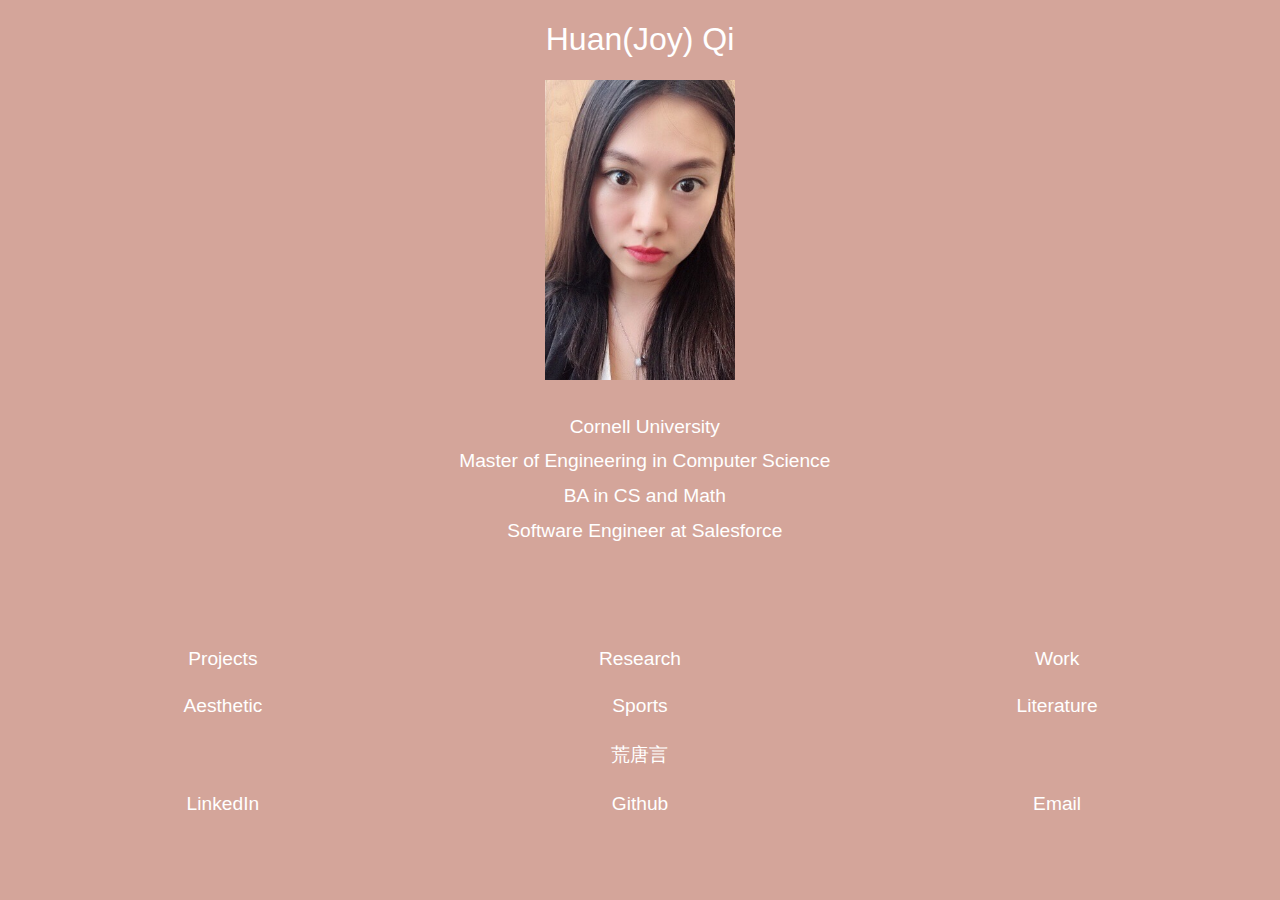
<file: index.html>
<!DOCTYPE html>
<html lang="en">
    <head>
        <meta charset="UTF-8">
        <title>Huan Qi</title>
        <link href="styles/v1.css" type="text/css" rel="stylesheet" />
        <link rel="stylesheet" href="https://pro.fontawesome.com/releases/v5.7.1/css/all.css" integrity="sha384-6jHF7Z3XI3fF4XZixAuSu0gGKrXwoX/w3uFPxC56OtjChio7wtTGJWRW53Nhx6Ev" crossorigin="anonymous">
    </head>
    
    <body>
    <h1> Huan(Joy) Qi</h1>
    <div class="images">
         <img src="images/huan.JPG" alt="Joy" style="width:190px;height:300px;">
    </div>

    <div class="main">
        <div class="has-icon"> <i class="fas fa-university"></i> &ensp;Cornell University </div>
        <div class="has-icon"> <i class="far fa-user-graduate"></i> &ensp;Master of Engineering in Computer Science </div>
        <div class="has-icon"> <i class="far fa-graduation-cap"></i> &ensp;BA in CS and Math </div>
        <div class = "has-icon"> <i class="far fa-file-user"></i> &ensp;Software Engineer at Salesforce </a> </div>
    </div>

    <div class="row">
      <div class="column"> <i class="far fa-laptop-code"></i>  <a href="projects.html"> Projects</a> </div>
      <div class="column"> <i class="far fa-search-minus"></i> <a href="researches.html"> Research</a> </div>
      <div class="column"> <i class="far fa-briefcase"></i> <a href="work.html"> Work</a> </div>
    </div>

    <div class="row">
      <div class="column"> <i class="far fa-palette"></i> <a href="aesthetic.html">Aesthetic</a> </div>
      <div class="column"> <i class="fas fa-shuttlecock"></i> <a href="sports.html"> Sports </a> </div>
      <div class="column"> <i class="far fa-books"></i> <a href="literature.html">Literature </a> </div>
    </div>

    <div class="row">
      <div class="column"> <i class="fa-solid fa-face-grin-squint-tears"></i> <a href="blogs.html"> 荒唐言 </a> </div>
    </div>

    <div class="row">
      <div class="column"> <a href="https://www.linkedin.com/in/joy-qi-345913110/" target="_blank"><i class="fab fa-linkedin"></i> LinkedIn </a> </div>
      <div class="column"> <a href="https://github.com/joyhuan" target="_blank"><i class="fab fa-github"></i> Github</a> </div>
      <div class="column"> <a href="mailto:hq38@cornell.edu"><i class="far fa-envelope"></i> Email </a> </div>
    </div>

    </body>
</html>
</file>
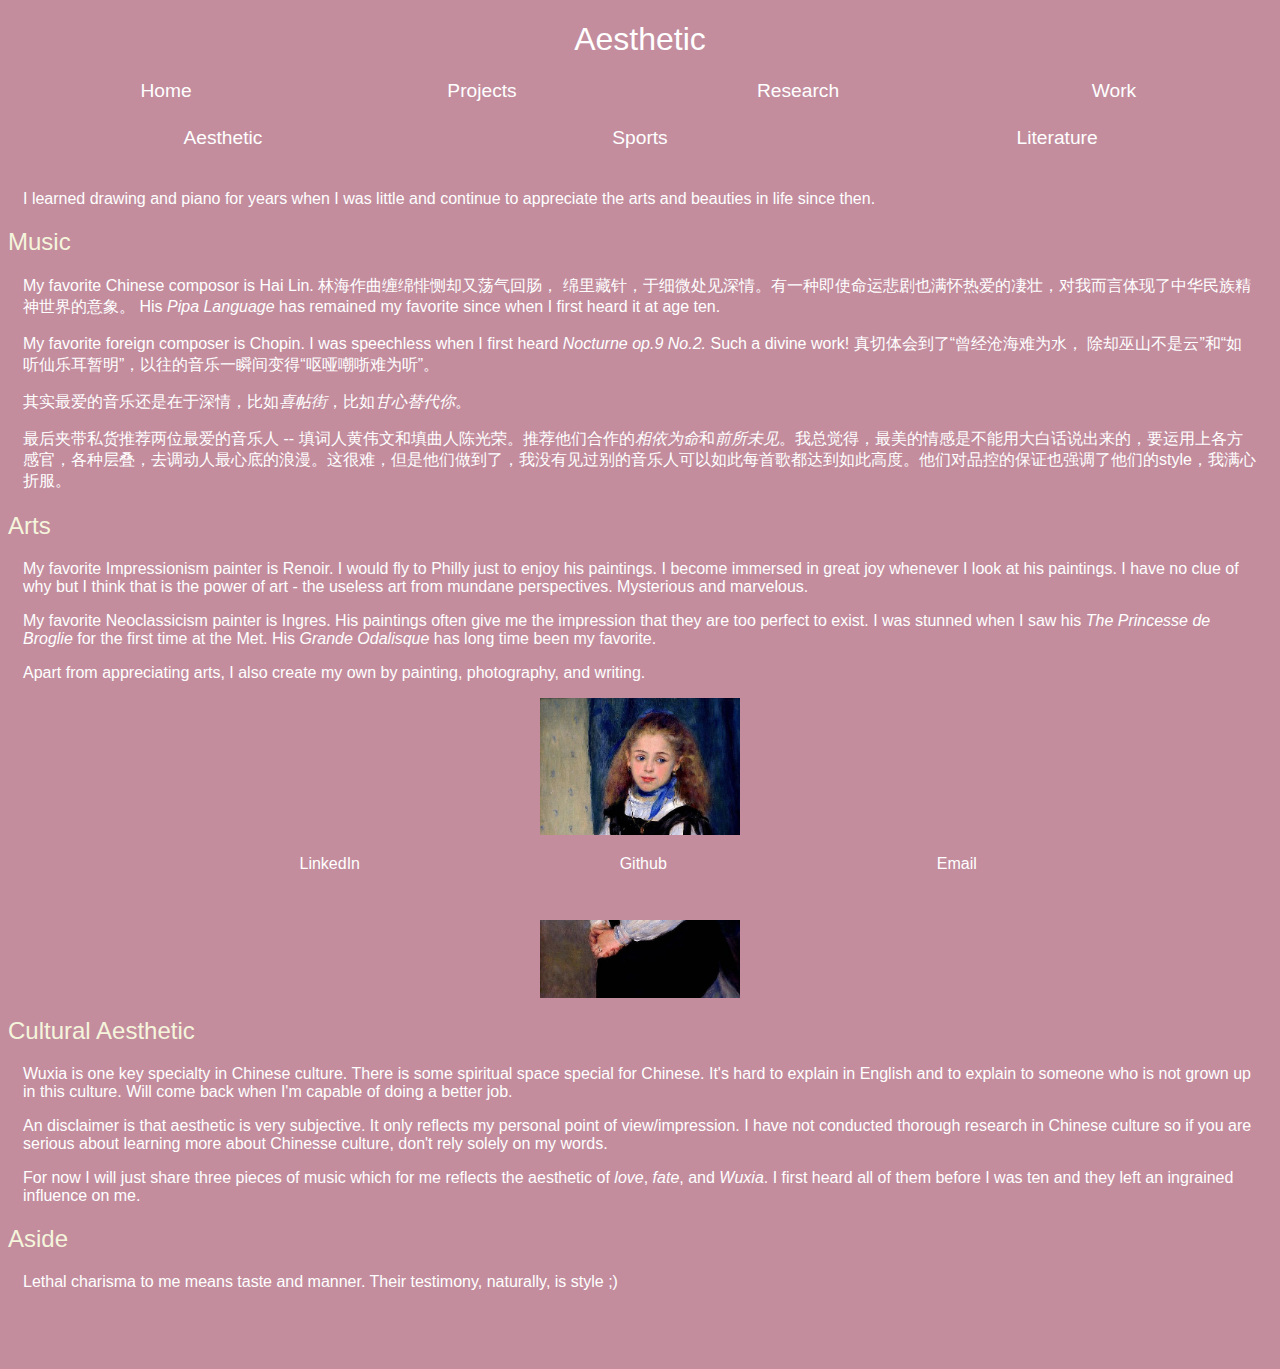
<file: aesthetic.html>
<!DOCTYPE html>
<html lang="en" class = "aesthetic">
    <head>
        <meta charset="UTF-8">
        <title> Aesthetic </title>
        <link href="styles/v2.css" type="text/css" rel="stylesheet" />
        <link rel="stylesheet" href="https://pro.fontawesome.com/releases/v5.7.1/css/all.css" integrity="sha384-6jHF7Z3XI3fF4XZixAuSu0gGKrXwoX/w3uFPxC56OtjChio7wtTGJWRW53Nhx6Ev" crossorigin="anonymous">
    </head>
    
    <body class="aesthetic">
        <h1> Aesthetic </h1>
        <div class="row">
          <div class="column1"><i class="fas fa-home"></i> <a href="index.html">Home</a></div>
          <div class="column1"> <i class="far fa-laptop-code"></i> <a href="projects.html">Projects</a> </div>
          <div class="column1"> <i class="far fa-search-minus"></i> <a href="researches.html">Research</a> </div>
          <div class="column1"> <i class="far fa-briefcase"></i> <a href="work.html">Work</a> </div>
        </div>

        <div class="row">
          <div class="column"> <a href="aesthetic.html"><i class="far fa-palette"></i> Aesthetic </a> </div>
          <div class="column"> <a href="sports.html"><i class="fas fa-shuttlecock"></i> Sports </a> </div>
          <div class="column"> <a href="literature.html"><i class="far fa-books"></i> Literature </a> </div>
        </div>

        <p> I learned drawing and piano for years when I was little and continue to
            appreciate the arts and beauties in life since then. </p>

        <h2> Music </h2>
        <p> My favorite Chinese composor is Hai Lin. 林海作曲缠绵悱恻却又荡气回肠，
            绵里藏针，于细微处见深情。有一种即使命运悲剧也满怀热爱的凄壮，对我而言体现了中华民族精神世界的意象。
            His <i><a href="https://www.youtube.com/watch?v=B9kgwDB-yRs" target="_blank">
            Pipa Language</a></i> has remained my favorite since when I first heard it at age ten.</p>
        <p> My favorite foreign composer is Chopin. I was speechless when I
        first heard <a href="https://www.youtube.com/watch?v=9E6b3swbnWg" target="_blank">
        <i>Nocturne op.9 No.2.</i> </a>  Such a divine work! 真切体会到了“曾经沧海难为水，
        除却巫山不是云”和“如听仙乐耳暂明”，以往的音乐一瞬间变得“呕哑嘲哳难为听”。 </p>
        <p> 其实最爱的音乐还是在于深情，比如<a href="https://www.youtube.com/watch?v=YNLl43QKvvc" target="_blank"><i>喜帖街</i></a>，比如<a href="https://www.youtube.com/watch?v=7JTO0Nao8EM" target="_blank"><i>甘心替代你</i></a>。</p>
        <p>最后夹带私货推荐两位最爱的音乐人 -- 填词人黄伟文和填曲人陈光荣。推荐他们合作的<a href="https://www.bilibili.com/video/BV1dx411k7mq/?spm_id_from=333.788.recommend_more_video.0"><i>相依为命</i></a>和<a href="https://www.youtube.com/watch?v=tJjD781Ge9Q"><i>前所未见</i></a>。我总觉得，最美的情感是不能用大白话说出来的，要运用上各方感官，各种层叠，去调动人最心底的浪漫。这很难，但是他们做到了，我没有见过别的音乐人可以如此每首歌都达到如此高度。他们对品控的保证也强调了他们的style，我满心折服。</p>

        <h2> Arts </h2>
        <p> My favorite Impressionism painter is Renoir. I would fly to Philly just
            to enjoy his paintings. I become immersed in great joy whenever I look
            at his paintings. I have no clue of why but I think that is the power
            of art - the useless art from mundane perspectives. Mysterious and marvelous. </p>
        <p> My favorite Neoclassicism painter is Ingres. His paintings often give me
            the impression that they are too perfect to exist. I was stunned when I
            saw his
            <a href="https://www.metmuseum.org/art/collection/search/459106" target="_blank"><i>The Princesse de Broglie</i></a>
            for the first time at the Met.
            His <a href="https://www.louvre.fr/en/oeuvre-notices/une-odalisque" target="_blank"><i>Grande Odalisque</i></a>
            has long time been my favorite. </p>
        <p> Apart from appreciating arts, I also create my own by painting,
            photography, and writing. </p>
        <!-- <p> If you are intersted in my portfolio, check out my
            <a href="https://www.instagram.com/joylovesshiba/?hl=en" target="_blank">
                <i class="fab fa-instagram"></i>Instagram</a> </p> -->

        <div class="images">
             <img src="images/Renoir.jpg" alt="Renoir" style="width:200px;height:300px;">
        </div>

        <h2> Cultural Aesthetic </h2>
        <p> Wuxia is one key specialty in Chinese culture. There is some spiritual
        space special for Chinese. It's hard to explain in English and to explain
        to someone who is not grown up in this culture. Will come back when I'm
        capable of doing a better job. </p>
        <p> An disclaimer is that aesthetic is very subjective. It only reflects
            my personal point of view/impression. I have not conducted thorough
            research in Chinese culture so if you are serious about learning more
            about Chinesse culture, don't rely solely on my words.
        </p>
        <p> For now I will just share three pieces of music which for me reflects
            the aesthetic of
            <a href="https://www.youtube.com/watch?v=Xx0smpHoK5k" target="_blank"><i>love</i></a>,
            <a href="https://www.youtube.com/watch?v=ZiAR_O6UeKI" target="_blank"><i>fate</i></a>,
            and <a href="https://www.youtube.com/watch?v=CTR0VZGZrbw" target="_blank"> <i>Wuxia</i></a>.
            I first heard all of them before I was ten and they left an ingrained influence on me. </p>

        <h2> Aside </h2>
        <p> Lethal charisma to me means taste and manner. Their testimony,
            naturally, is style ;) </p>
        <br>
        <br>
        <br>
        <!-- TODO: Not ideal fix but call it end of today  -->
        <footer class="aesthetic">
          <div id="aesthetic-footer-wrapper">
          <div id="aesthetic-footer-content">
          <div class="column"> <a href="https://www.linkedin.com/in/joy-qi-345913110/" target="_blank"><i class="fab fa-linkedin"></i> LinkedIn </a> </div>
          <div class="column"> <a href="https://github.com/joyhuan" target="_blank"><i class="fab fa-github"></i> Github</a> </div>
          <div class="column"> <a href="mailto:hq38@cornell.edu"><i class="far fa-envelope"></i> Email </a>  </div>
          </div>
          </div>
        </footer>

    </body>
</html>
</file>
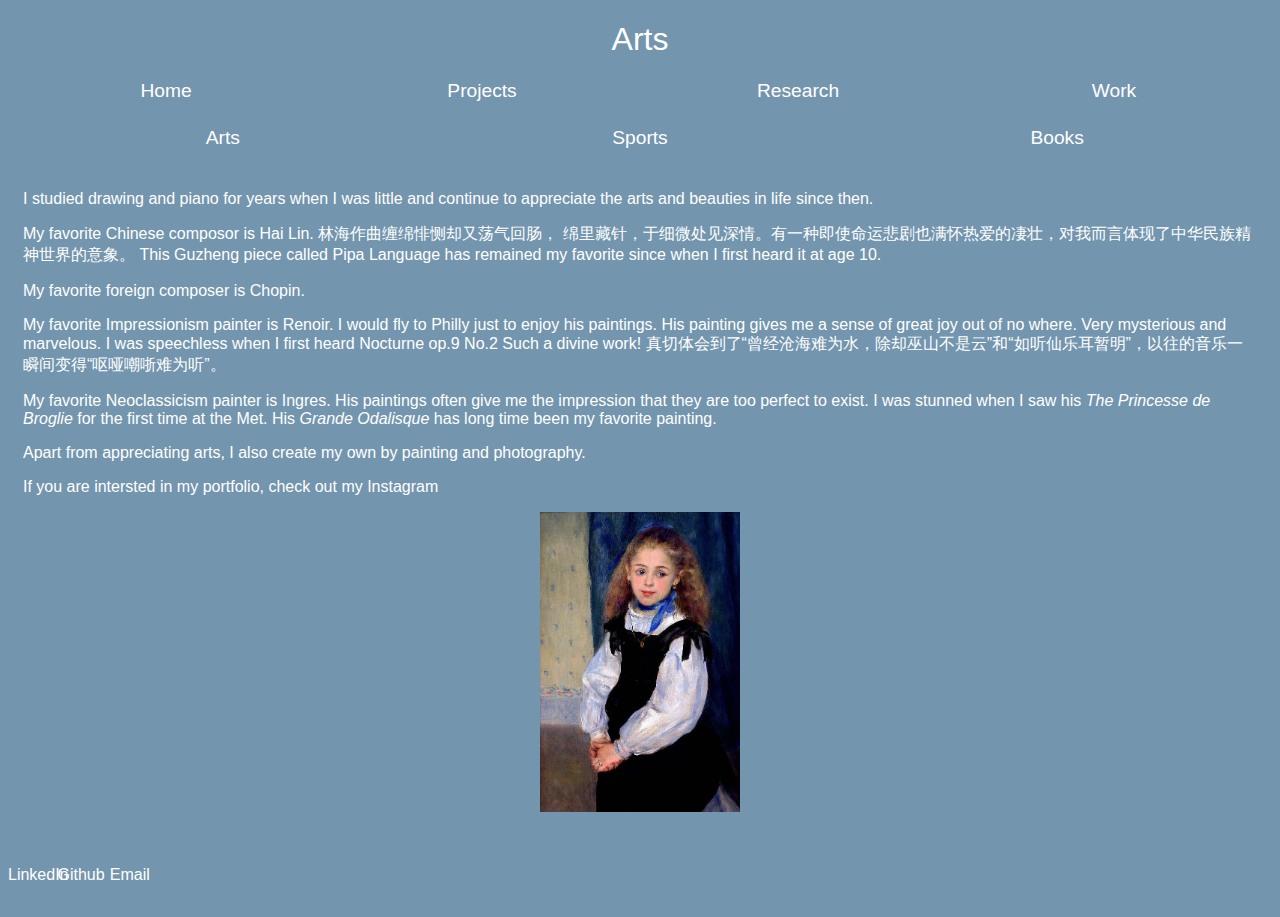
<file: arts.html>
<!DOCTYPE html>
<html lang="en" class = "arts">
    <head>
        <meta charset="UTF-8">
        <title> Arts </title>
        <link href="styles/v2.css" type = "text/css" rel = "stylesheet" />
        <link rel="stylesheet" href="https://pro.fontawesome.com/releases/v5.7.1/css/all.css" integrity="sha384-6jHF7Z3XI3fF4XZixAuSu0gGKrXwoX/w3uFPxC56OtjChio7wtTGJWRW53Nhx6Ev" crossorigin="anonymous">
    </head>
    <body class = "arts">
        <h1> Arts </h1>
        <div class="row">
          <div class="column1"><i class="fas fa-home"></i> <a href="index.html">Home</a></div>
          <div class="column1"> <i class="far fa-laptop-code"></i>  <a href="projects.html"> Projects</a> </div>
          <div class="column1"> <i class="far fa-search-minus"></i> <a href="researches.html"> Research</a> </div>
          <div class="column1"> <i class="far fa-briefcase"></i> <a href="work.html"> Work</a> </div>
        </div>

        <div class="row">
          <div class="column"> <a href="arts.html"><i class="far fa-palette"></i> Arts </a> </div>
          <div class="column"> <a href="sports.html"><i class="fas fa-shuttlecock"></i> Sports </a> </div>
          <div class="column"> <a href="books.html"><i class="far fa-books"></i> Books </a>  </div>
        </div>

        <p> I studied drawing and piano for years when I was little and continue to
            appreciate the arts and beauties in life since then. </p>
        <p> My favorite Chinese composor is Hai Lin. 林海作曲缠绵悱恻却又荡气回肠，
            绵里藏针，于细微处见深情。有一种即使命运悲剧也满怀热爱的凄壮，对我而言体现了中华民族精神世界的意象。
            This Guzheng piece called <a href="https://www.youtube.com/watch?v=sFe31-Jmx-M" target="_blank">
            Pipa Language</a> has remained my favorite since when I first heard it at age 10.</p>
        <p> My favorite foreign composer is Chopin.  </p>
        <p> My favorite Impressionism painter is Renoir. I would fly to Philly just
            to enjoy his paintings. His painting gives me a sense of great joy out
            of no where. Very mysterious and marvelous. I was speechless when I
            first heard <a href="https://www.youtube.com/watch?v=9E6b3swbnWg" target="_blank">
            Nocturne op.9 No.2 </a>  Such a divine work!
            真切体会到了“曾经沧海难为水，除却巫山不是云”和“如听仙乐耳暂明”，以往的音乐一瞬间变得“呕哑嘲哳难为听”。</p>
        <p> My favorite Neoclassicism painter is Ingres. His paintings often give me
            the impression that they are too perfect to exist. I was stunned when I
            saw his <i>The Princesse de Broglie</i> for the first time at the Met.
            His <i>Grande Odalisque</i> has long time been my favorite painting. </p>
        <p> Apart from appreciating arts, I also create my own by painting and photography. </p>
        <p> If you are intersted in my portfolio, check out my
            <a href="https://www.instagram.com/joylovesshiba/?hl=en" target="_blank">
                <i class="fab fa-instagram"></i>Instagram</a> </p>

        <div class = "images">
             <img src="images/Renoir.jpg" alt="Renoir" style="width:200px;height:300px;">
        </div>

        <br>
        <br>
        <br>
        <!-- TODO: Not ideal fix but call it end of today  -->
        <footer class="arts">
          <div id="arts-footer-wrapper">
          <div id="arts-footer-content">
          <div class="column"> <a href="https://www.linkedin.com/in/huan-qi-345913110/" target="_blank"><i class="fab fa-linkedin"></i> LinkedIn </a> </div>
          <div class="column"> <a href="https://github.com/joyhuan" target="_blank"><i class="fab fa-github"></i> Github</a> </div>
          <div class="column"> <a href="mailto:hq38@cornell.edu"><i class="far fa-envelope"></i> Email </a>  </div>
          </div>
          </div>
        </footer>

    </body>
</html>
</file>
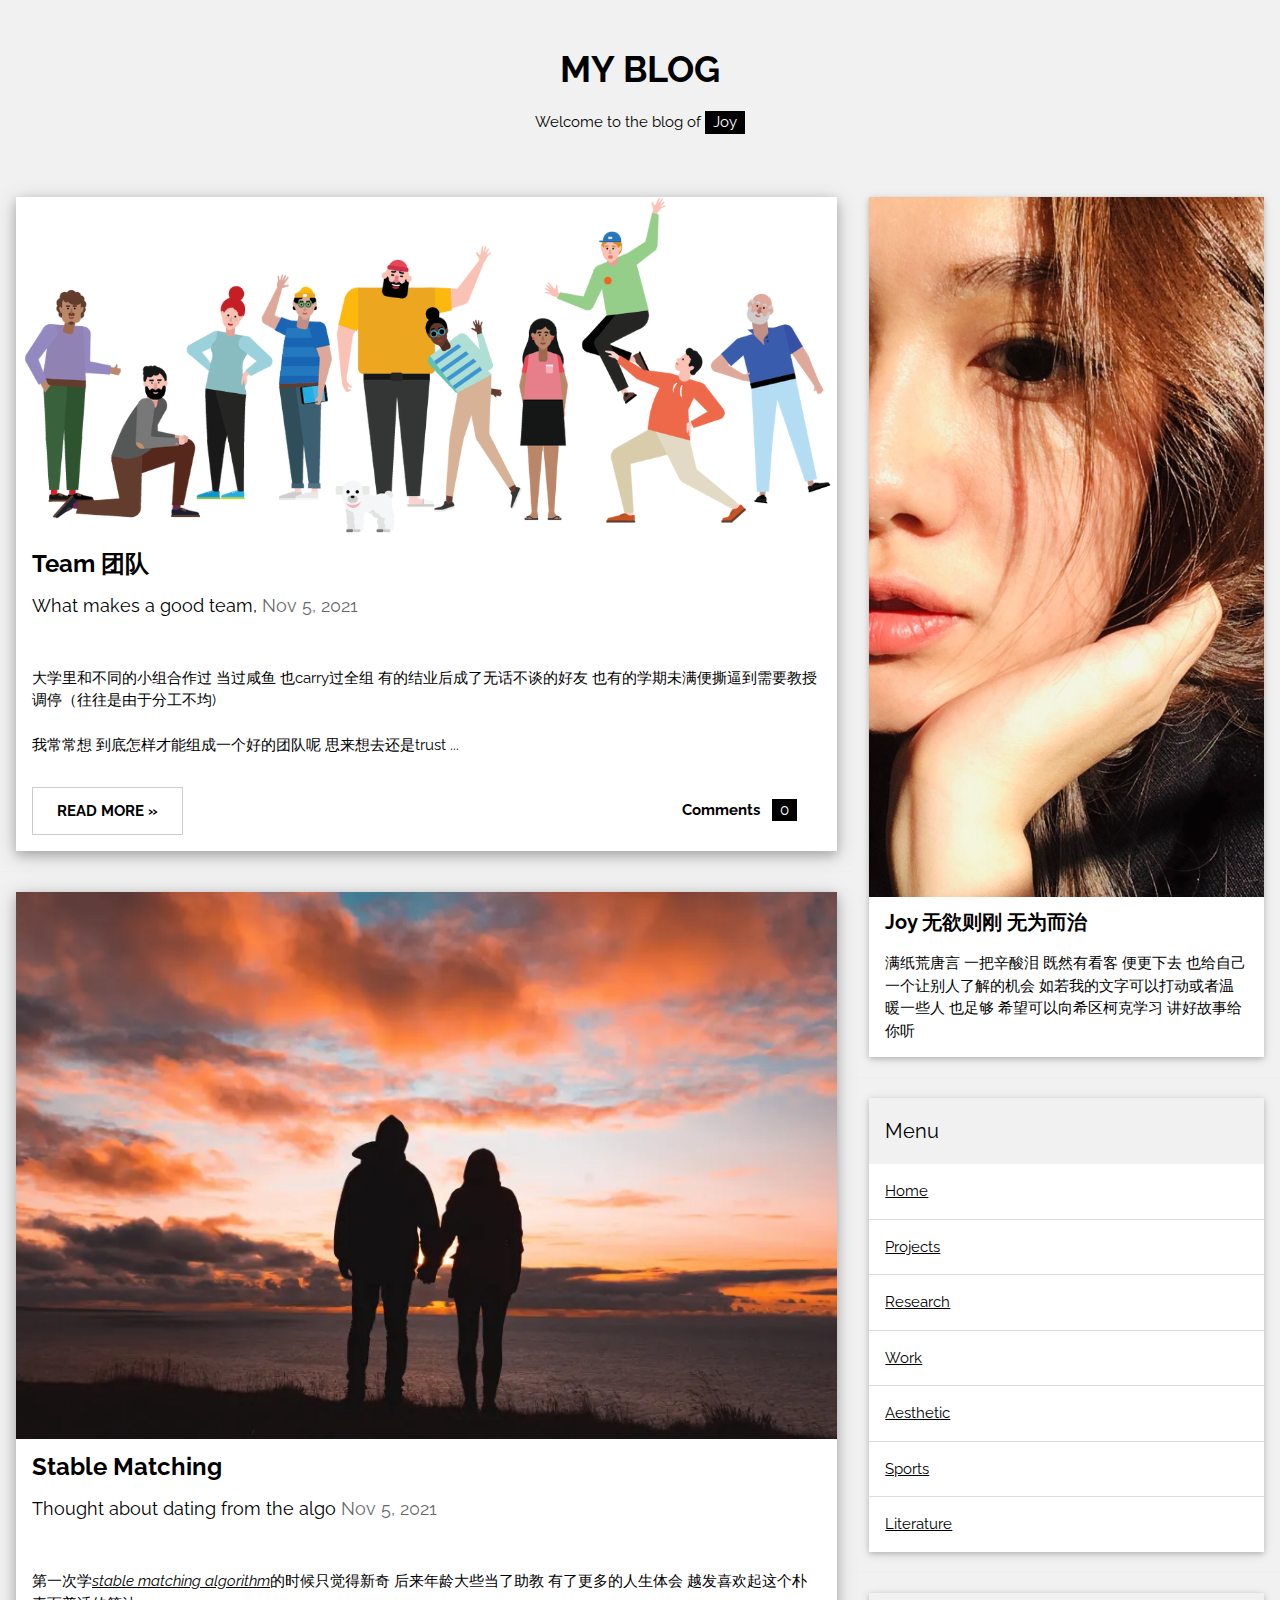
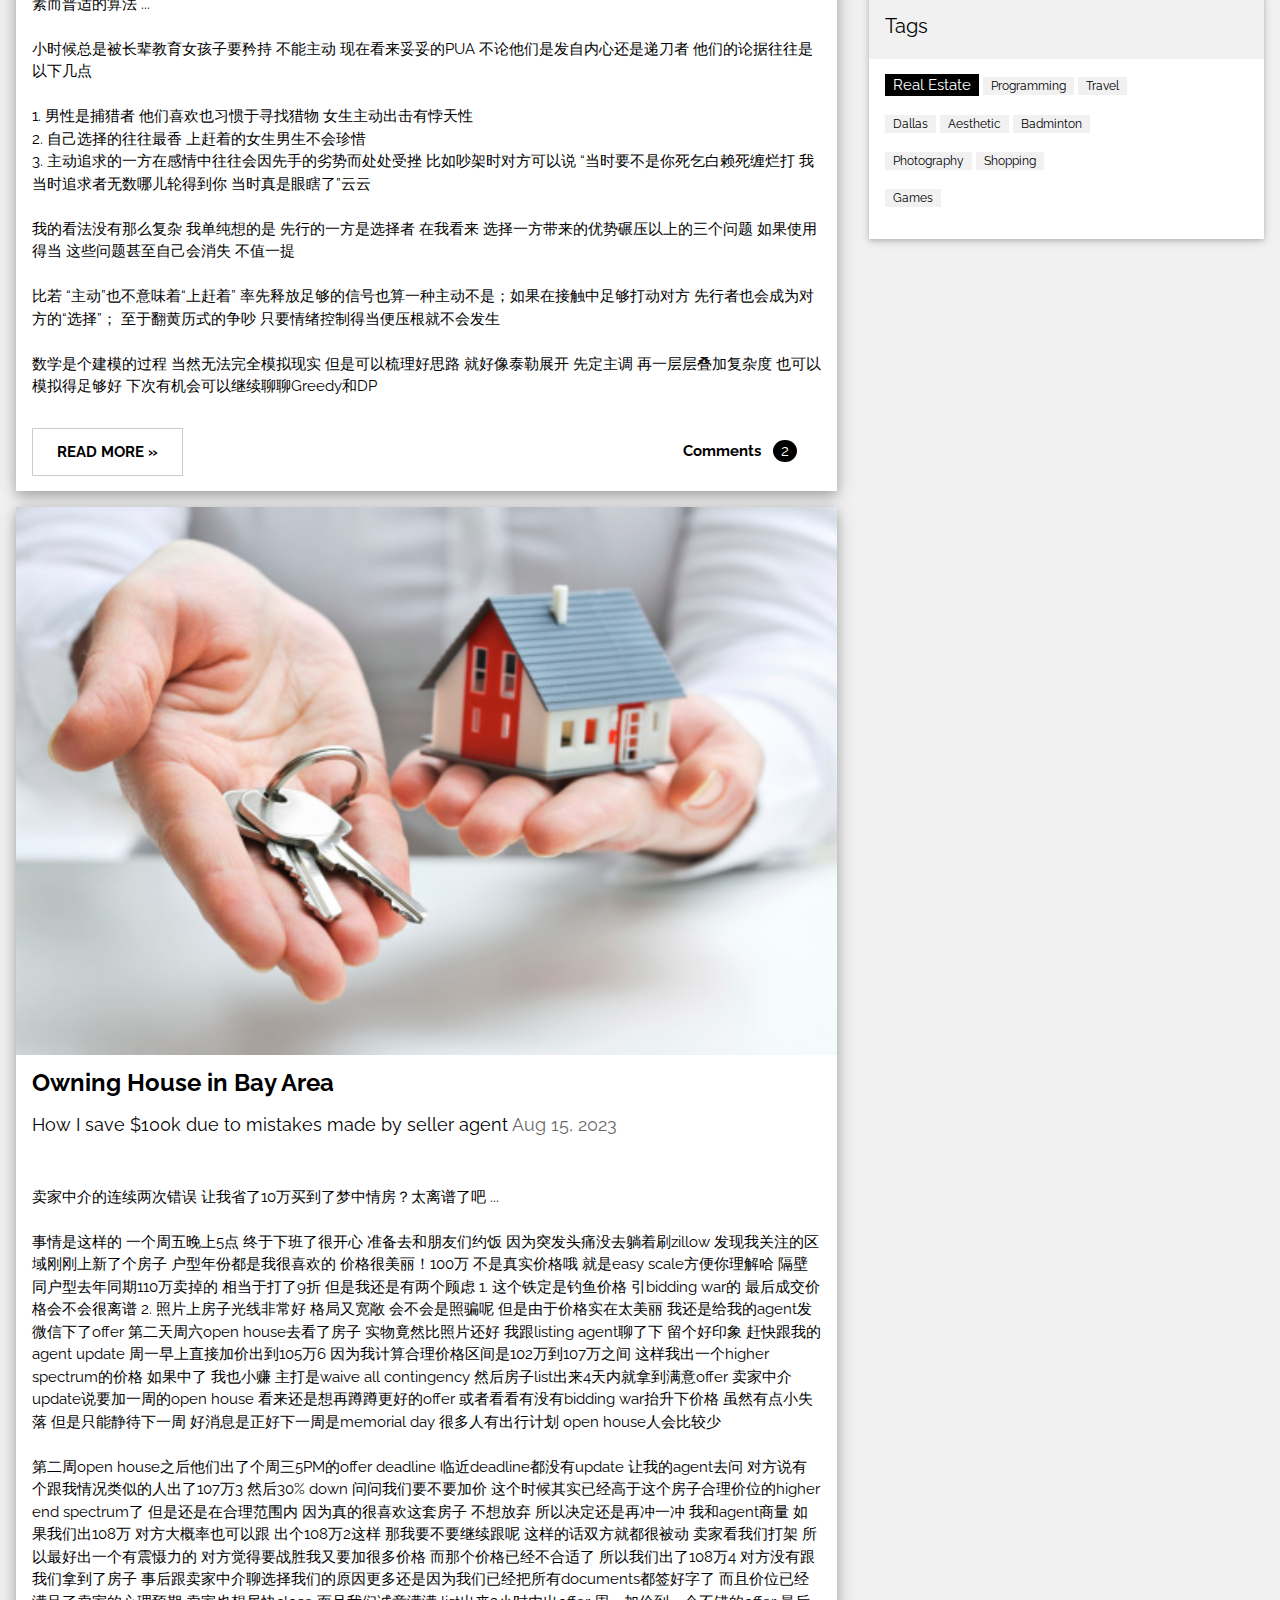
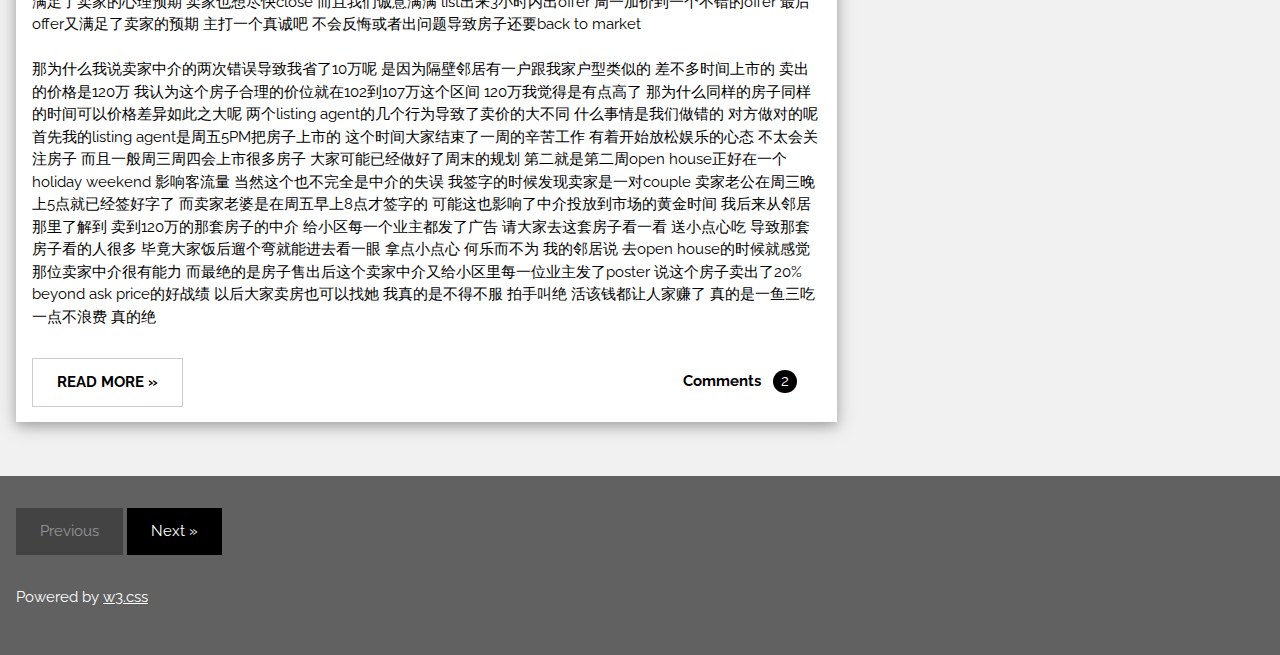
<file: blogs.html>
<!DOCTYPE html>
<html>
<title>Blogs</title>
<meta charset="UTF-8">
<meta name="viewport" content="width=device-width, initial-scale=1">
<link rel="stylesheet" href="https://www.w3schools.com/w3css/4/w3.css">
<link rel="stylesheet" href="https://fonts.googleapis.com/css?family=Raleway">
<link rel="stylesheet" href="https://pro.fontawesome.com/releases/v5.7.1/css/all.css" integrity="sha384-6jHF7Z3XI3fF4XZixAuSu0gGKrXwoX/w3uFPxC56OtjChio7wtTGJWRW53Nhx6Ev" crossorigin="anonymous">
<style>
body,h1,h2,h3,h4,h5 {font-family: "Raleway", sans-serif}
#more {display: none;}
p {
  /* text-indent: 50px; */
  /* line-height: 20px; */
  white-space: pre-line;
}
</style>

<body class="w3-light-grey">

<!-- w3-content defines a container for fixed size centered content, 
and is wrapped around the whole page content, except for the footer in this example -->
<div class="w3-content" style="max-width:1400px">

<!-- Header -->
<header class="w3-container w3-center w3-padding-32"> 
  <h1><b>MY BLOG</b></h1>
  <p>Welcome to the blog of <span class="w3-tag">Joy</span></p>
</header>

<!-- Grid -->
<div class="w3-row">

<!-- Blog entries -->
<div class="w3-col l8 s12">
  <!-- Blog entry -->
  <div class="w3-card-4 w3-margin w3-white">
    <img src="images/team.png" alt="Team" style="width:100%">
    <div class="w3-container">
      <h3><b>Team 团队</b></h3>
      <h5>What makes a good team, <span class="w3-opacity">Nov 5, 2021</span></h5>
    </div>

    <div class="w3-container">
      <p>
        大学里和不同的小组合作过 当过咸鱼 也carry过全组 有的结业后成了无话不谈的好友 也有的学期未满便撕逼到需要教授调停（往往是由于分工不均)
        
        我常常想 到底怎样才能组成一个好的团队呢 思来想去还是trust <span id="dots">...</span><span id="more">
        
        trust是个很重要的东西 记得毕业后入职高盛的onboarding大会上 一个管理层的姐姐分享 ”think about what you want for the 1st thing when others think about you“ 还有之前一次实习生和公司CEO David Solomon见面的会上 大家问他 实习生应该注意些什么 David看似所答非所问 他问大家 你们记得之前合作愉快/不快的人么 当然 他继续说 那么大家现在的表现也会被现在周围的人所记得 大意就是 这个印象会一直跟着你 be thoughtful 所以 一个人的brand/品牌很大地影响到了一个人的可信度
        
        那么什么是trust呢 我很喜欢的一个码农博主<a href="https://www.youtube.com/watch?v=xqgH9j3x2OE" target="_blank"><i>tech lead</i></a>的一次分享有三点我深有体会 第一点是consistant good quality 第二点是真正的好不是自己说自己好 而是别人说你好（原话是When you're good at something, you tell everyone. When you're great at something, they'll tell you.） 第三是宣传力度足够
        
        首先第一点 可以类比到为什么人要守时或者靠谱 因为大家会基于你过去的行为而对你的未来有个合理的预判 如果你反复无常 至少在关键节点 大家不会想和你合作 因为你的品控无法保证 这也是为什么我和别人有约时从不迟到 我宁愿做白等30分钟的傻子 也不愿意砸了自己的招牌 同样的 饭店万年不换的厨子 连锁的星巴克 一个意思 品控有保障 大家往往会潜意识里第一个想到不会踩雷的你 值得注意的是 consistant good quality也不可太绝对 比如有一次朋友介绍了一个大牛逼和我做队友 本来喜滋滋想着躺赢的 结果guess what？最后作业大部分还是我做完的 为什么呢 不是大牛不牛 是他把精力都花在了另一节博士生的研究课上面 如果你问他博士研究小组的队员合作体验 他们一定赞不绝口 这个队友不要命似的一直出成果 但是作为他的一节普通课程的队友 我就会经常面临三天联系不上他的情况 所以也不能一棍子打死 有时候人的注意确实暂时会优先放在另一个地方
        
        第二点 王婆卖瓜自然有娱乐性 不过没有多少说服力 但是如果有客观公正、甚至业界认证的第三方肯定 就会有重量许多 这也可以解释为什么很多人会拼尽全力进名校 名企 因为他们都是闪光的certificiates/validations 一路名校名企的人总不会一直有狗屎运相随 越激烈的选拔过程 越是对这个人品质的保证 还有一点就是个人名声 即便某个人黄金学位证书在手 如果在朋友嘴中就是个见利忘义的小人 在这个小小的世界里 终究也寸步难行
        
        第三点 酒香不怕巷子深的时代已经过去 信息大爆炸的时代难免会哭的孩子有奶吃 自己空有一身本领却难觅伯乐 不论在哪个时代都是英雄的叹惜 何不借着时代的东风 让自己多多暴露在伯乐的视野里呢
        
        这些是tech lead的分享 我自己也有几点体会 我有时候在想 以我们的精力/地位 很多时候很难匹配到“最好”的团队 况且“最好”本身也千人千面 可惜的是往往我们在挑选“最好”上浪费了太多时间 以至于一直无法迈出第一步 其实 选择一个“次优”的团队 择日起航 路上大家互相扶持 未必不能驶向更远的地方
        
        就好像我高中毕业那会儿 大众点评刚刚在我的城市兴起 当时为了0.2分的评分差距 或者少那么几千个评分 大太阳天放弃家门口的店打车去离家半小时的美甲店 可谓丢了西瓜捡了芝麻 被收了不少智商税 殊不知背后有专业的刷单团队（后来上大学时我执意要学NLP 做一个筛选真假评分的软件 这就是后话了）去美容店是个小事 但是仔细想想 这小小的一个选择又有多少的普适性呢
        
        我私以为 只要团队里的成员在需要的业务能力上有灵性 就可以给予他们信任 而这一点 是我在21年一个短暂的团队合作中体会到的 -- 我们的中介是一个50多岁已经退休的白人姐姐 她刚入行不久 手上没有太多的客户/推荐 但是她有自己的优点 每次预约看房的时候总是准时且约到很早的时间 沟通方面也十分到位 不过可能由于我们这里民风淳朴 她在对方中介打来的烟雾弹中总是无所适从 但是没关系 我可以和卖方斗智斗勇 最后的合作有惊无险 现在我已经成为了她的回头客 关系也超越雇佣关系之上 我相信我们会一起变得越来越好
        
        这次经历中我体会到 1. 在我们这个小城 甚至在所有地方 态度对了 就战胜了大部分人 只要想干、肯干 就有机会 因为意料之外又情理之中 大部分人并没有那么想干 更没有那么想干好 这个感受同样也适用于我自己的工作 我经常以中介的故事来警戒自己不要摸鱼 2. 利益的确是个很强的驱动力 这次交易中我自己可能都不是最上心的 这次不行还有下次不是 但是中介、律师、保险、贷款方 说上赶着都不过分 他们在为我们 为我们共同的利益奋斗 就好像我们是一群猎人 我捕捉到一条驯鹿 但是拖不动 我分享给同伴 大家都有肉吃 同伴便也尽力地帮我拖拽猎物回巢 那一刻我突然间很想一直为大家捕捉猎物 3. 每个人都曾经是个新手 包括我自己现在就是个刚毕业的工程师 但是缺少经验并不是deal breaker 甚至缺乏某一方面的能力也不是 只要团队力量可以互补 大家仍然可以合作愉快 （不知道大家是否有过类似的体会 作为新人阶段 被安排了一个相对重要的任务 完成后大家由衷地称赞带来的满足感 这种力量会鼓舞我们继续向前 而这种对新人的信任和认可也算是火炬代代相传吧）所以 stay an open mind 如果可以激发到每个队员心中的小宇宙 让他们“原力觉醒” 认识到自己的价值 那么 星星之火也可以燎原 这也是所谓的“草根英雄” 4. trust是在长远的合作中不断建立起来的 这一点又印证了tech lead说的第一点 在持续的合作中中介证明了自己的能力 我愿意做她的回头客 也愿意把她介绍给我们的朋友 我还在zillow review上写了大好评 你看 做好tech lead讲的第一点 第二点第三点也便纷至沓来 
        
        我爸爸一直跟我讲一件事“钱聚人散 钱散人聚” 我本身是个对钱财无感的人 散播出去本身就对我不难 我要把“钱”换成更加广义的好处 不管这好处是机会、快乐、知识、经验、爱或是别的什么 我愿意把它们分享出去 希望可以有更多志同道合的朋友相信我 一起走下去 
      
        Disclaimer: 如若亲爱的读者不喜欢我的中英混用 觉得我四不像 甚至在装逼 很抱歉 我只是没有找到词能达意的中文词 比如thoughtful这个词 若是翻译成“注意”或者“当心” 多了些警戒成分 若是翻译成“时常想着” 又缺了那种放在心底的深意 就好像调色盘 灰色也有50个度 我只好用个这个各色调混合更到位的英文词了 </span></p>
      <div class="w3-row">
        <div class="w3-col m8 s12">
          <p><button onclick="myFunction()" class="w3-button w3-padding-large w3-white w3-border" id="myBtn"><b>READ MORE »</b></button></p>
        </div>
        <div class="w3-col m4 w3-hide-small">
          <p><span class="w3-padding-large w3-right"><b>Comments  </b> <span class="w3-tag">0</span></span></p>
        </div>
      </div>
    </div>
  </div>
  <hr>

  <!-- Blog entry -->
  <div class="w3-card-4 w3-margin w3-white">
  <img src="images/stablematching.png" alt="StableMatching" style="width:100%">
    <div class="w3-container">
      <h3><b>Stable Matching</b></h3>
      <h5>Thought about dating from the algo <span class="w3-opacity">Nov 5, 2021</span></h5>
    </div>

    <div class="w3-container">
      <p>
        第一次学<a href="https://www.geeksforgeeks.org/stable-marriage-problem" target="_blank"><i>stable matching algorithm</i></a>的时候只觉得新奇 后来年龄大些当了助教 有了更多的人生体会 越发喜欢起这个朴素而普适的算法 <span id="dots1">...</span><span id="more1">

        小时候总是被长辈教育女孩子要矜持 不能主动 现在看来妥妥的PUA 不论他们是发自内心还是递刀者 他们的论据往往是以下几点

        1. 男性是捕猎者 他们喜欢也习惯于寻找猎物 女生主动出击有悖天性
        2. 自己选择的往往最香 上赶着的女生男生不会珍惜
        3. 主动追求的一方在感情中往往会因先手的劣势而处处受挫 比如吵架时对方可以说 “当时要不是你死乞白赖死缠烂打 我当时追求者无数哪儿轮得到你 当时真是眼瞎了”云云
        
        我的看法没有那么复杂 我单纯想的是 先行的一方是选择者 在我看来 选择一方带来的优势碾压以上的三个问题 如果使用得当 这些问题甚至自己会消失 不值一提
        
        比若 “主动”也不意味着“上赶着” 率先释放足够的信号也算一种主动不是；如果在接触中足够打动对方 先行者也会成为对方的“选择”； 至于翻黄历式的争吵 只要情绪控制得当便压根就不会发生
        
        数学是个建模的过程 当然无法完全模拟现实 但是可以梳理好思路 就好像泰勒展开 先定主调 再一层层叠加复杂度 也可以模拟得足够好 下次有机会可以继续聊聊Greedy和DP</p> </span>
      <div class="w3-row">
        <div class="w3-col m8 s12">
          <p><button onclick="myFunction1()" class="w3-button w3-padding-large w3-white w3-border" id="myBtn1"><b>READ MORE »</b></button></p>
        </div>
        <div class="w3-col m4 w3-hide-small">
          <p><span class="w3-padding-large w3-right"><b>Comments  </b> <span class="w3-badge">2</span></span></p>
        </div>
      </div>
    </div>
  </div>
  </hr>
  <div class="w3-card-4 w3-margin w3-white">
    <img src="images/house.jpg" alt="StableMatching" style="width:100%">
      <div class="w3-container">
        <h3><b>Owning House in Bay Area</b></h3>
        <h5>How I save $100k due to mistakes made by seller agent <span class="w3-opacity">Aug 15, 2023</span></h5>
      </div>
  
      <div class="w3-container">
        <p>
          卖家中介的连续两次错误 让我省了10万买到了梦中情房？太离谱了吧 <span id="dots2">...</span><span id="more2">
  
          事情是这样的 一个周五晚上5点 终于下班了很开心 准备去和朋友们约饭 因为突发头痛没去躺着刷zillow 发现我关注的区域刚刚上新了个房子 户型年份都是我很喜欢的 价格很美丽！100万 不是真实价格哦 就是easy scale方便你理解哈 隔壁同户型去年同期110万卖掉的 相当于打了9折 但是我还是有两个顾虑 1. 这个铁定是钓鱼价格 引bidding war的 最后成交价格会不会很离谱 2. 照片上房子光线非常好 格局又宽敞 会不会是照骗呢 但是由于价格实在太美丽 我还是给我的agent发微信下了offer 第二天周六open house去看了房子 实物竟然比照片还好 我跟listing agent聊了下 留个好印象 赶快跟我的agent update 周一早上直接加价出到105万6 因为我计算合理价格区间是102万到107万之间 这样我出一个higher spectrum的价格 如果中了 我也小赚 主打是waive all contingency 然后房子list出来4天内就拿到满意offer 卖家中介update说要加一周的open house 看来还是想再蹲蹲更好的offer 或者看看有没有bidding war抬升下价格 虽然有点小失落 但是只能静待下一周 好消息是正好下一周是memorial day 很多人有出行计划 open house人会比较少 
          
          第二周open house之后他们出了个周三5PM的offer deadline 临近deadline都没有update 让我的agent去问 对方说有个跟我情况类似的人出了107万3 然后30% down 问问我们要不要加价 这个时候其实已经高于这个房子合理价位的higher end spectrum了 但是还是在合理范围内 因为真的很喜欢这套房子 不想放弃 所以决定还是再冲一冲 我和agent商量 如果我们出108万 对方大概率也可以跟 出个108万2这样 那我要不要继续跟呢 这样的话双方就都很被动 卖家看我们打架 所以最好出一个有震慑力的 对方觉得要战胜我又要加很多价格 而那个价格已经不合适了 所以我们出了108万4 对方没有跟 我们拿到了房子 事后跟卖家中介聊选择我们的原因更多还是因为我们已经把所有documents都签好字了 而且价位已经满足了卖家的心理预期 卖家也想尽快close 而且我们诚意满满 list出来3小时内出offer 周一加价到一个不错的offer 最后offer又满足了卖家的预期 主打一个真诚吧 不会反悔或者出问题导致房子还要back to market 
          
          那为什么我说卖家中介的两次错误导致我省了10万呢 是因为隔壁邻居有一户跟我家户型类似的 差不多时间上市的 卖出的价格是120万 我认为这个房子合理的价位就在102到107万这个区间 120万我觉得是有点高了 那为什么同样的房子同样的时间可以价格差异如此之大呢 两个listing agent的几个行为导致了卖价的大不同 什么事情是我们做错的 对方做对的呢 首先我的listing agent是周五5PM把房子上市的 这个时间大家结束了一周的辛苦工作 有着开始放松娱乐的心态 不太会关注房子 而且一般周三周四会上市很多房子 大家可能已经做好了周末的规划 第二就是第二周open house正好在一个holiday weekend 影响客流量 当然这个也不完全是中介的失误 我签字的时候发现卖家是一对couple 卖家老公在周三晚上5点就已经签好字了 而卖家老婆是在周五早上8点才签字的 可能这也影响了中介投放到市场的黄金时间 我后来从邻居那里了解到 卖到120万的那套房子的中介 给小区每一个业主都发了广告 请大家去这套房子看一看 送小点心吃 导致那套房子看的人很多 毕竟大家饭后遛个弯就能进去看一眼 拿点小点心 何乐而不为 我的邻居说 去open house的时候就感觉那位卖家中介很有能力 而最绝的是房子售出后这个卖家中介又给小区里每一位业主发了poster 说这个房子卖出了20% beyond ask price的好战绩 以后大家卖房也可以找她 我真的是不得不服 拍手叫绝 活该钱都让人家赚了 真的是一鱼三吃 一点不浪费 真的绝 </p> </span>
        <div class="w3-row">
          <div class="w3-col m8 s12">
            <p><button onclick="myFunction2()" class="w3-button w3-padding-large w3-white w3-border" id="myBtn2"><b>READ MORE »</b></button></p>
          </div>
          <div class="w3-col m4 w3-hide-small">
            <p><span class="w3-padding-large w3-right"><b>Comments  </b> <span class="w3-badge">2</span></span></p>
          </div>
        </div>
      </div>
    </div>
<!-- END BLOG ENTRIES -->
</div>


<!-- Introduction menu -->
<div class="w3-col l4">
  <!-- About Card -->
  <div class="w3-card w3-margin w3-margin-top">
  <img src="images/JoyBlogs.jpg" style="width:100%">
    <div class="w3-container w3-white">
      <h4><b>Joy 无欲则刚 无为而治</b></h4>
      <p>满纸荒唐言 一把辛酸泪 既然有看客 便更下去 也给自己一个让别人了解的机会 如若我的文字可以打动或者温暖一些人 也足够 希望可以向希区柯克学习 讲好故事给你听</p>
    </div>
  </div><hr>
  
  
<!-- Menu -->
<div class="w3-card w3-margin">
  <div class="w3-container w3-padding">
    <h4>Menu</h4>
  </div>
  <ul class="w3-ul w3-hoverable w3-white">
    <li class="w3-padding-16">
      <i class="fas fa-home"></i> <a href="index.html"> Home</a>
    </li>
    <li class="w3-padding-16">
      <i class="far fa-laptop-code"></i>  <a href="projects.html"> Projects</a>
    </li>
    <li class="w3-padding-16">
      <i class="far fa-search-minus"></i> <a href="researches.html"> Research</a> 
    </li>
    <li class="w3-padding-16">
      <i class="far fa-briefcase"></i> <a href="work.html"> Work</a>
    </li>
    <li class="w3-padding-16">
      <i class="far fa-palette"></i> <a href="aesthetic.html"> Aesthetic </a> 
    </li>
    <li class="w3-padding-16">
      <i class="fas fa-shuttlecock"></i> <a href="sports.html"> Sports </a>
    </li>
    <li class="w3-padding-16">
      <i class="far fa-books"></i> <a href="literature.html"> Literature </a>
    </li>
  </ul>
</div>
<hr>
  <!-- Posts -->
  <!-- <div class="w3-card w3-margin">
    <div class="w3-container w3-padding">
      <h4>Popular Posts</h4>
    </div>
    <ul class="w3-ul w3-hoverable w3-white">
      <li class="w3-padding-16">
        <img src="/w3images/workshop.jpg" alt="Image" class="w3-left w3-margin-right" style="width:50px">
        <span class="w3-large">Lorem</span><br>
        <span>Sed mattis nunc</span>
      </li>
      <li class="w3-padding-16">
        <img src="/w3images/gondol.jpg" alt="Image" class="w3-left w3-margin-right" style="width:50px">
        <span class="w3-large">Ipsum</span><br>
        <span>Praes tinci sed</span>
      </li> 
      <li class="w3-padding-16">
        <img src="/w3images/skies.jpg" alt="Image" class="w3-left w3-margin-right" style="width:50px">
        <span class="w3-large">Dorum</span><br>
        <span>Ultricies congue</span>
      </li>   
      <li class="w3-padding-16 w3-hide-medium w3-hide-small">
        <img src="/w3images/rock.jpg" alt="Image" class="w3-left w3-margin-right" style="width:50px">
        <span class="w3-large">Mingsum</span><br>
        <span>Lorem ipsum dipsum</span>
      </li>  
    </ul>
  </div>
  <hr> -->
 
  <!-- Labels / tags -->
  <div class="w3-card w3-margin">
    <div class="w3-container w3-padding">
      <h4>Tags</h4>
    </div>
    <div class="w3-container w3-white">
    <p><span class="w3-tag w3-black w3-margin-bottom">Real Estate</span> <span class="w3-tag w3-light-grey w3-small w3-margin-bottom">Programming</span> <span class="w3-tag w3-light-grey w3-small w3-margin-bottom">Travel</span>
      <span class="w3-tag w3-light-grey w3-small w3-margin-bottom">Dallas</span> <span class="w3-tag w3-light-grey w3-small w3-margin-bottom">Aesthetic</span> <span class="w3-tag w3-light-grey w3-small w3-margin-bottom">Badminton</span>
      <span class="w3-tag w3-light-grey w3-small w3-margin-bottom">Photography</span> <span class="w3-tag w3-light-grey w3-small w3-margin-bottom">Shopping</span>
     <span class="w3-tag w3-light-grey w3-small w3-margin-bottom">Games</span>
    </p>
    </div>
  </div>
  
<!-- END Introduction Menu -->
</div>

<!-- END GRID -->
</div><br>

<!-- END w3-content -->
</div>

<!-- Footer -->
<footer class="w3-container w3-dark-grey w3-padding-32 w3-margin-top">
  <button class="w3-button w3-black w3-disabled w3-padding-large w3-margin-bottom">Previous</button>
  <button class="w3-button w3-black w3-padding-large w3-margin-bottom">Next »</button>
  <p>Powered by <a href="https://www.w3schools.com/w3css/default.asp" target="_blank">w3.css</a></p>
</footer>

<script>
function myFunction() {
    var dots = document.getElementById("dots");
    var moreText = document.getElementById("more");
    var btnText = document.getElementById("myBtn");

    if (dots.style.display === "none") {
    dots.style.display = "inline";
    btnText.innerHTML = "Read more"; 
    moreText.style.display = "none";
    } else {
    dots.style.display = "none";
    btnText.innerHTML = "Read less"; 
    moreText.style.display = "inline";
    }
}

function myFunction1() {
    var dots = document.getElementById("dots1");
    var moreText = document.getElementById("more1");
    var btnText = document.getElementById("myBtn1");

    if (dots.style.display === "none") {
    dots.style.display = "inline";
    btnText.innerHTML = "Read more"; 
    moreText.style.display = "none";
    } else {
    dots.style.display = "none";
    btnText.innerHTML = "Read less"; 
    moreText.style.display = "inline";
    }
}

function myFunction2() {
    var dots = document.getElementById("dots2");
    var moreText = document.getElementById("more2");
    var btnText = document.getElementById("myBtn2");

    if (dots.style.display === "none") {
    dots.style.display = "inline";
    btnText.innerHTML = "Read more"; 
    moreText.style.display = "none";
    } else {
    dots.style.display = "none";
    btnText.innerHTML = "Read less"; 
    moreText.style.display = "inline";
    }
}
</script>
    
    

</body>
</html>
</file>
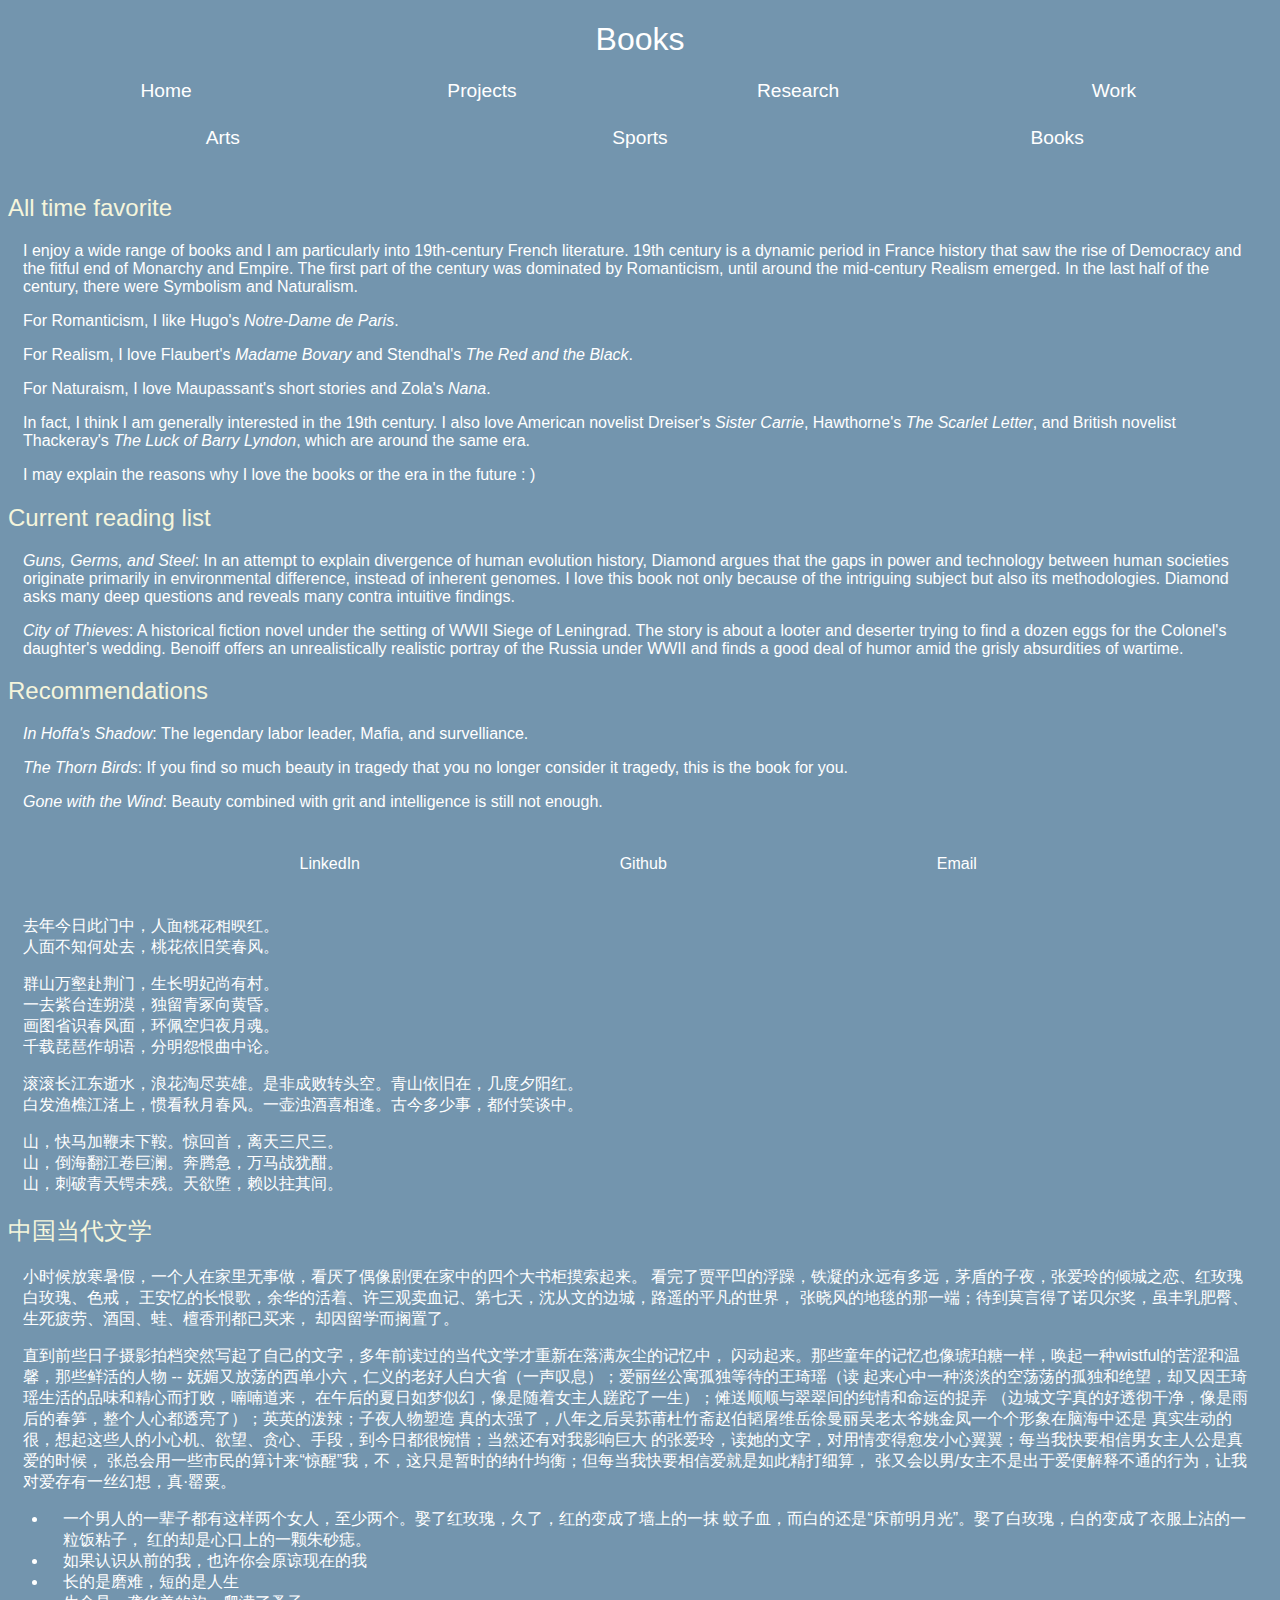
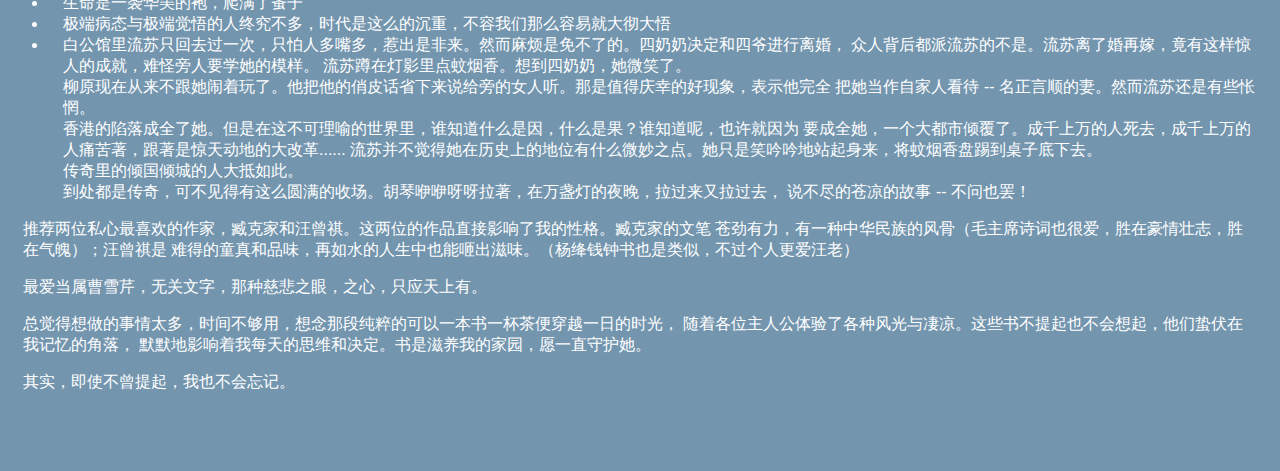
<file: books.html>
<!DOCTYPE html>
<html lang="en">
    <head>
        <meta charset="UTF-8">
        <title> Books </title>
        <link href = "styles/v2.css" type = "text/css" rel = "stylesheet" />
        <link rel="stylesheet" href="https://pro.fontawesome.com/releases/v5.7.1/css/all.css"
        integrity="sha384-6jHF7Z3XI3fF4XZixAuSu0gGKrXwoX/w3uFPxC56OtjChio7wtTGJWRW53Nhx6Ev"
        crossorigin="anonymous">
    </head>
    <body>
        <h1>Books</h1>
        <div class="row">
          <div class = "column1"><i class="fas fa-home"></i> <a href="index.html">Home</a></div>
          <div class="column1"> <i class="far fa-laptop-code"></i>  <a href="projects.html"> Projects</a> </div>
          <div class="column1"> <i class="far fa-search-minus"></i> <a href="researches.html"> Research</a> </div>
          <div class="column1"> <i class="far fa-briefcase"></i> <a href="work.html"> Work</a> </div>
        </div>

        <div class="row">
          <div class="column"> <a href="arts.html"><i class="far fa-palette"></i> Arts </a> </div>
          <div class="column"> <a href="sports.html"><i class="fas fa-shuttlecock"></i> Sports </a> </div>
          <div class="column"> <a href="books.html"><i class="far fa-books"></i> Books </a>  </div>
        </div>

        <h2>All time favorite</h2>
        <p> I enjoy a wide range of books and I am particularly into 19th-century
            French literature. 19th century is a dynamic period in France history
            that saw the rise of Democracy and the fitful end of Monarchy and Empire.
            The first part of the century was dominated by Romanticism, until around
            the mid-century Realism emerged. In the last half of the century, there
            were Symbolism and Naturalism. </p>

        <p> For Romanticism, I like Hugo's <i>Notre-Dame de Paris</i>. </p>
        <p> For Realism, I love Flaubert's <i>Madame Bovary</i> and Stendhal's <i>
            The Red and the Black</i>. </p>
        <p> For Naturaism, I love Maupassant's short stories and Zola's <i>Nana</i>. </p>

        <p> In fact, I think I am generally interested in the 19th century. I also
            love American novelist Dreiser's <i>Sister Carrie</i>, Hawthorne's <i>
                The Scarlet Letter</i>, and British novelist Thackeray's <i>
                    The Luck of Barry Lyndon</i>, which are around the same era. </p>
        <p>I may explain the reasons why I love the books or the era in the future : ) </p>

        <h2>Current reading list</h2>

        <p> <i>Guns, Germs, and Steel</i>: In an attempt to explain divergence of
            human evolution history, Diamond argues that the gaps in power and
            technology between human societies originate primarily in environmental
            difference, instead of inherent genomes. I love this book not only
            because of the intriguing subject but also its methodologies.
            Diamond asks many deep questions and reveals many contra intuitive findings. </p>
        <p> <i>City of Thieves</i>: A historical fiction novel under the setting of
            WWII Siege of Leningrad. The story is about a looter and deserter trying
            to find a dozen eggs for the Colonel's daughter's wedding. Benoiff offers
            an unrealistically realistic portray of the Russia under WWII and finds
            a good deal of humor amid the grisly absurdities of wartime. </p>

        <h2>Recommendations</h2>
        <p> <i>In Hoffa's Shadow</i>: The legendary labor leader, Mafia, and survelliance. </p>
        <p> <i>The Thorn Birds</i>: If you find so much beauty in tragedy that you
            no longer consider it tragedy, this is the book for you. </p>
        <p> <i>Gone with the Wind</i>: Beauty combined with grit and intelligence
            is still not enough. </p>

        <h2> Poems </h2>
        <p> 有那么几首诗，读时惊艳，觉得有此一作传世，死而无憾。</p>
        <p> 去年今日此门中，人面桃花相映红。<br>
            人面不知何处去，桃花依旧笑春风。</p>
        <p> 群山万壑赴荆门，生长明妃尚有村。<br>
            一去紫台连朔漠，独留青冢向黄昏。<br>
            画图省识春风面，环佩空归夜月魂。<br>
            千载琵琶作胡语，分明怨恨曲中论。 </p>
        <p> 滚滚长江东逝水，浪花淘尽英雄。是非成败转头空。青山依旧在，几度夕阳红。<br>
            白发渔樵江渚上，惯看秋月春风。一壶浊酒喜相逢。古今多少事，都付笑谈中。</p>
        <p> 山，快马加鞭未下鞍。惊回首，离天三尺三。<br>
            山，倒海翻江卷巨澜。奔腾急，万马战犹酣。<br>
            山，刺破青天锷未残。天欲堕，赖以拄其间。</p>

        <h2> 中国当代文学 </h2>
        <p> 小时候放寒暑假，一个人在家里无事做，看厌了偶像剧便在家中的四个大书柜摸索起来。
            看完了贾平凹的浮躁，铁凝的永远有多远，茅盾的子夜，张爱玲的倾城之恋、红玫瑰白玫瑰、色戒，
            王安忆的长恨歌，余华的活着、许三观卖血记、第七天，沈从文的边城，路遥的平凡的世界，
            张晓风的地毯的那一端；待到莫言得了诺贝尔奖，虽丰乳肥臀、生死疲劳、酒国、蛙、檀香刑都已买来，
            却因留学而搁置了。 </p>

        <p> 直到前些日子摄影拍档突然写起了自己的文字，多年前读过的当代文学才重新在落满灰尘的记忆中，
            闪动起来。那些童年的记忆也像琥珀糖一样，唤起一种wistful的苦涩和温馨，那些鲜活的人物 --
            妩媚又放荡的西单小六，仁义的老好人白大省（一声叹息）；爱丽丝公寓孤独等待的王琦瑶（读
            起来心中一种淡淡的空荡荡的孤独和绝望，却又因王琦瑶生活的品味和精心而打败，喃喃道来，
            在午后的夏日如梦似幻，像是随着女主人蹉跎了一生）；傩送顺顺与翠翠间的纯情和命运的捉弄
            （边城文字真的好透彻干净，像是雨后的春笋，整个人心都透亮了）；英英的泼辣；子夜人物塑造
            真的太强了，八年之后吴荪莆杜竹斋赵伯韬屠维岳徐曼丽吴老太爷姚金凤一个个形象在脑海中还是
            真实生动的很，想起这些人的小心机、欲望、贪心、手段，到今日都很惋惜；当然还有对我影响巨大
            的张爱玲，读她的文字，对用情变得愈发小心翼翼；每当我快要相信男女主人公是真爱的时候，
            张总会用一些市民的算计来“惊醒”我，不，这只是暂时的纳什均衡；但每当我快要相信爱就是如此精打细算，
            张又会以男/女主不是出于爱便解释不通的行为，让我对爱存有一丝幻想，真·罂粟。</p>
        <ul>
            <li>一个男人的一辈子都有这样两个女人，至少两个。娶了红玫瑰，久了，红的变成了墙上的一抹
                蚊子血，而白的还是“床前明月光”。娶了白玫瑰，白的变成了衣服上沾的一粒饭粘子，
                红的却是心口上的一颗朱砂痣。</li>
            <li> 如果认识从前的我，也许你会原谅现在的我 </li>
            <li> 长的是磨难，短的是人生 </li>
            <li> 生命是一袭华美的袍，爬满了蚤子 </li>
            <li> 极端病态与极端觉悟的人终究不多，时代是这么的沉重，不容我们那么容易就大彻大悟 </li>
            <li>
    白公馆里流苏只回去过一次，只怕人多嘴多，惹出是非来。然而麻烦是免不了的。四奶奶决定和四爷进行离婚，
    众人背后都派流苏的不是。流苏离了婚再嫁，竟有这样惊人的成就，难怪旁人要学她的模样。
    流苏蹲在灯影里点蚊烟香。想到四奶奶，她微笑了。<br />
    柳原现在从来不跟她闹着玩了。他把他的俏皮话省下来说给旁的女人听。那是值得庆幸的好现象，表示他完全
    把她当作自家人看待 -- 名正言顺的妻。然而流苏还是有些怅惘。<br />
    香港的陷落成全了她。但是在这不可理喻的世界里，谁知道什么是因，什么是果？谁知道呢，也许就因为
    要成全她，一个大都市倾覆了。成千上万的人死去，成千上万的人痛苦著，跟著是惊天动地的大改革......
    流苏并不觉得她在历史上的地位有什么微妙之点。她只是笑吟吟地站起身来，将蚊烟香盘踢到桌子底下去。<br />
    传奇里的倾国倾城的人大抵如此。<br />
    到处都是传奇，可不见得有这么圆满的收场。胡琴咿咿呀呀拉著，在万盏灯的夜晚，拉过来又拉过去，
    说不尽的苍凉的故事 -- 不问也罢！</li>
        </ul>

        <p> 推荐两位私心最喜欢的作家，臧克家和汪曾祺。这两位的作品直接影响了我的性格。臧克家的文笔
            苍劲有力，有一种中华民族的风骨（毛主席诗词也很爱，胜在豪情壮志，胜在气魄）；汪曾祺是
            难得的童真和品味，再如水的人生中也能咂出滋味。（杨绛钱钟书也是类似，不过个人更爱汪老）</p>

        <p> 最爱当属曹雪芹，无关文字，那种慈悲之眼，之心，只应天上有。</p>

        <p> 总觉得想做的事情太多，时间不够用，想念那段纯粹的可以一本书一杯茶便穿越一日的时光，
            随着各位主人公体验了各种风光与凄凉。这些书不提起也不会想起，他们蛰伏在我记忆的角落，
            默默地影响着我每天的思维和决定。书是滋养我的家园，愿一直守护她。</p>

        <p> 其实，即使不曾提起，我也不会忘记。 </p>
        <br>
        <br>
        <br>
        <!-- TODO: Not ideal fix but call it end of today  -->

        <footer>
          <div id="footer-wrapper">
          <div id="footer-content">
          <div class="column"> <a href="https://www.linkedin.com/in/huan-qi-345913110/" target="_blank"><i class="fab fa-linkedin"></i> LinkedIn </a> </div>
          <div class="column"> <a href="https://github.com/joyhuan" target="_blank"><i class="fab fa-github"></i> Github</a> </div>
          <div class="column"> <a href="mailto:hq38@cornell.edu"><i class="far fa-envelope"></i> Email </a>  </div>
          </div>
          </div>
        </footer>

    </body>

</html>
</file>
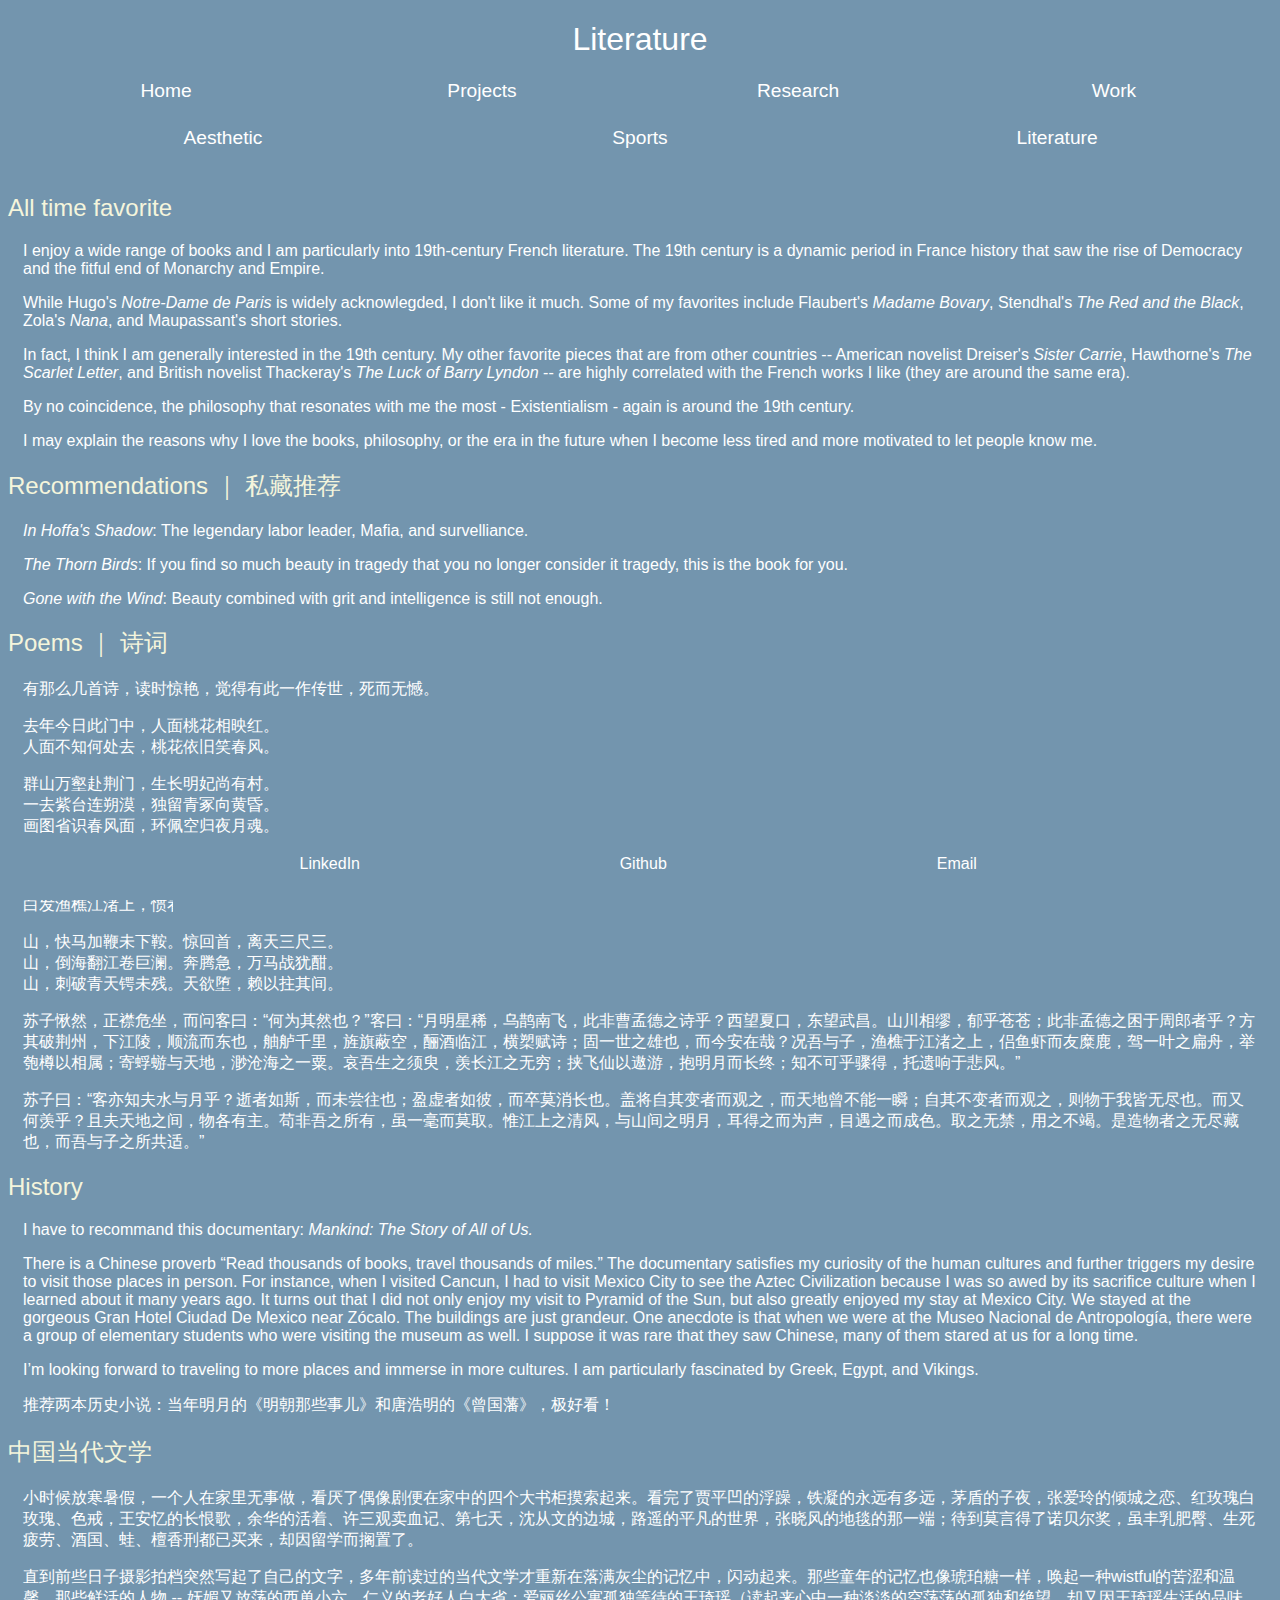
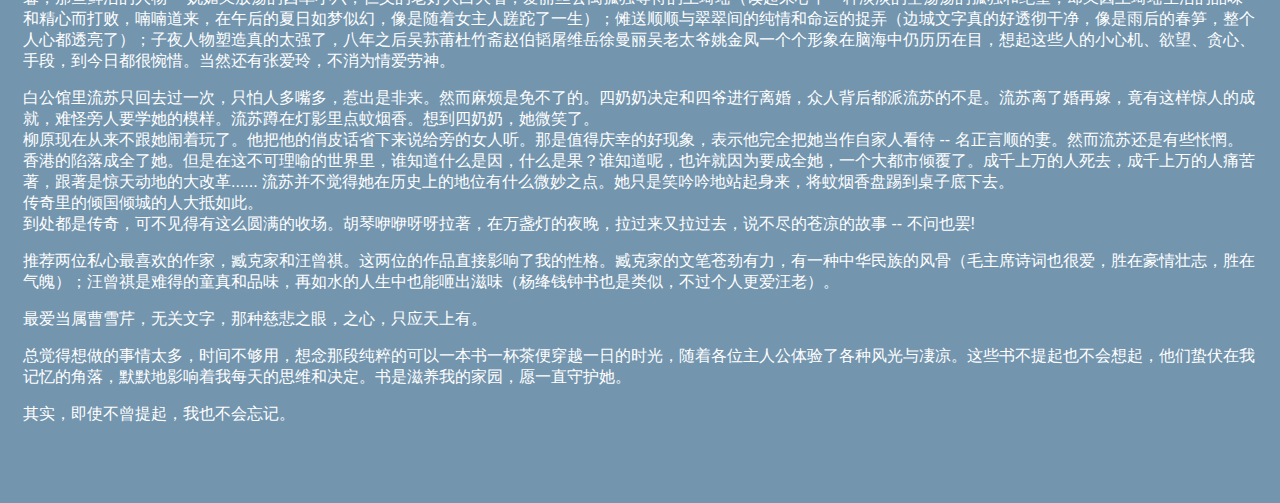
<file: literature.html>
<!DOCTYPE html>
<html lang="en">
    <head>
        <meta charset="UTF-8">
        <title> Literature </title>
        <link href="styles/v2.css" type="text/css" rel="stylesheet" />
        <link rel="stylesheet" href="https://pro.fontawesome.com/releases/v5.7.1/css/all.css"
        integrity="sha384-6jHF7Z3XI3fF4XZixAuSu0gGKrXwoX/w3uFPxC56OtjChio7wtTGJWRW53Nhx6Ev"
        crossorigin="anonymous">
    </head>
    
    <body>
        <h1> Literature </h1>
        <div class="row">
          <div class="column1"><i class="fas fa-home"></i> <a href="index.html">Home</a></div>
          <div class="column1"> <i class="far fa-laptop-code"></i> <a href="projects.html">Projects</a> </div>
          <div class="column1"> <i class="far fa-search-minus"></i> <a href="researches.html">Research</a> </div>
          <div class="column1"> <i class="far fa-briefcase"></i> <a href="work.html">Work</a> </div>
        </div>

        <div class="row">
          <div class="column"> <a href="aesthetic.html"><i class="far fa-palette"></i> Aesthetic </a> </div>
          <div class="column"> <a href="sports.html"><i class="fas fa-shuttlecock"></i> Sports </a> </div>
          <div class="column"> <a href="literature.html"><i class="far fa-books"></i> Literature </a> </div>
        </div>

        <h2> All time favorite </h2>
        <p> I enjoy a wide range of books and I am particularly into 19th-century French literature. The 19th century is a dynamic period in France history that saw the rise of Democracy and the fitful end of Monarchy and Empire. </p>

        <p> While Hugo's <i>Notre-Dame de Paris</i> is widely acknowlegded, I don't like it much. Some of my favorites include Flaubert's <i>Madame Bovary</i>, Stendhal's <i>The Red and the Black</i>, Zola's <i>Nana</i>, and Maupassant's short stories. </p>

        <p> In fact, I think I am generally interested in the 19th century. My other favorite pieces that are from other countries -- American novelist Dreiser's <i>Sister Carrie</i>, Hawthorne's <i>The Scarlet Letter</i>, and British novelist Thackeray's <i>The Luck of Barry Lyndon</i> -- are highly correlated with the French works I like (they are around the same era). </p>

        <p> By no coincidence, the philosophy that resonates with me the most - Existentialism - again is around the 19th century. </p>

        <p> I may explain the reasons why I love the books, philosophy, or the era in the future when I become less tired and more motivated to let people know me. </p>

        <!-- <p> <i>City of Thieves</i>: A historical fiction novel under the setting of WWII Siege of Leningrad. The story is about a looter and deserter trying to find a dozen eggs for the Colonel's daughter's wedding. Benoiff offers an unrealistically realistic portray of the Russia under WWII and finds a good deal of humor amid the grisly absurdities of wartime. </p> -->

        <h2> Recommendations ｜ 私藏推荐 </h2>
        <p> <i>In Hoffa's Shadow</i>: The legendary labor leader, Mafia, and survelliance. </p>
        <p> <i>The Thorn Birds</i>: If you find so much beauty in tragedy that you no longer consider it tragedy, this is the book for you. </p>
        <p> <i>Gone with the Wind</i>: Beauty combined with grit and intelligence is still not enough. </p>

        <h2> Poems ｜ 诗词 </h2>
        <p> 有那么几首诗，读时惊艳，觉得有此一作传世，死而无憾。</p>
        <p> 去年今日此门中，人面桃花相映红。<br>
            人面不知何处去，桃花依旧笑春风。</p>
        <p> 群山万壑赴荆门，生长明妃尚有村。<br>
            一去紫台连朔漠，独留青冢向黄昏。<br>
            画图省识春风面，环佩空归夜月魂。<br>
            千载琵琶作胡语，分明怨恨曲中论。 </p>
        <p> 滚滚长江东逝水，浪花淘尽英雄。是非成败转头空。青山依旧在，几度夕阳红。<br>
            白发渔樵江渚上，惯看秋月春风。一壶浊酒喜相逢。古今多少事，都付笑谈中。</p>
        <p> 山，快马加鞭未下鞍。惊回首，离天三尺三。<br>
            山，倒海翻江卷巨澜。奔腾急，万马战犹酣。<br>
            山，刺破青天锷未残。天欲堕，赖以拄其间。</p>
        <p> 苏子愀然，正襟危坐，而问客曰：“何为其然也？”客曰：“月明星稀，乌鹊南飞，此非曹孟德之诗乎？西望夏口，东望武昌。山川相缪，郁乎苍苍；此非孟德之困于周郎者乎？方其破荆州，下江陵，顺流而东也，舳舻千里，旌旗蔽空，酾酒临江，横槊赋诗；固一世之雄也，而今安在哉？况吾与子，渔樵于江渚之上，侣鱼虾而友糜鹿，驾一叶之扁舟，举匏樽以相属；寄蜉蝣与天地，渺沧海之一粟。哀吾生之须臾，羡长江之无穷；挟飞仙以遨游，抱明月而长终；知不可乎骤得，托遗响于悲风。” </p>
        <p> 苏子曰：“客亦知夫水与月乎？逝者如斯，而未尝往也；盈虚者如彼，而卒莫消长也。盖将自其变者而观之，而天地曾不能一瞬；自其不变者而观之，则物于我皆无尽也。而又何羡乎？且夫天地之间，物各有主。苟非吾之所有，虽一毫而莫取。惟江上之清风，与山间之明月，耳得之而为声，目遇之而成色。取之无禁，用之不竭。是造物者之无尽藏也，而吾与子之所共适。” </p>

        <h2> History </h2>
        <p> I have to recommand this documentary: <i> Mankind: The Story of All of Us. </i></p>
        <p> There is a Chinese proverb “Read thousands of books, travel thousands of miles.” The documentary satisfies my curiosity of the human cultures and further triggers my desire to visit those places in person. For instance, when I visited Cancun, I had to visit Mexico City to see the Aztec Civilization because I was so awed by its sacrifice culture when I learned about it many years ago. It turns out that I did not only enjoy my visit to Pyramid of the Sun, but also greatly enjoyed my stay at Mexico City. We stayed at the gorgeous Gran Hotel Ciudad De Mexico near Zócalo. The buildings are just grandeur. One anecdote is that when we were at the Museo Nacional de Antropología, there were a group of elementary students who were visiting the museum as well. I suppose it was rare that they saw Chinese, many of them stared at us for a long time. </p>
        <p> I’m looking forward to traveling to more places and immerse in more cultures. I am particularly fascinated by Greek, Egypt, and Vikings. </p>
        <p> 推荐两本历史小说：当年明月的《明朝那些事儿》和唐浩明的《曾国藩》，极好看！</p>

        <h2> 中国当代文学 </h2>
        <p> 小时候放寒暑假，一个人在家里无事做，看厌了偶像剧便在家中的四个大书柜摸索起来。看完了贾平凹的浮躁，铁凝的永远有多远，茅盾的子夜，张爱玲的倾城之恋、红玫瑰白玫瑰、色戒，王安忆的长恨歌，余华的活着、许三观卖血记、第七天，沈从文的边城，路遥的平凡的世界，张晓风的地毯的那一端；待到莫言得了诺贝尔奖，虽丰乳肥臀、生死疲劳、酒国、蛙、檀香刑都已买来，却因留学而搁置了。 </p>

        <p> 直到前些日子摄影拍档突然写起了自己的文字，多年前读过的当代文学才重新在落满灰尘的记忆中，闪动起来。那些童年的记忆也像琥珀糖一样，唤起一种wistful的苦涩和温馨，那些鲜活的人物 -- 妩媚又放荡的西单小六，仁义的老好人白大省；爱丽丝公寓孤独等待的王琦瑶（读起来心中一种淡淡的空荡荡的孤独和绝望，却又因王琦瑶生活的品味和精心而打败，喃喃道来，在午后的夏日如梦似幻，像是随着女主人蹉跎了一生）；傩送顺顺与翠翠间的纯情和命运的捉弄（边城文字真的好透彻干净，像是雨后的春笋，整个人心都透亮了）；子夜人物塑造真的太强了，八年之后吴荪莆杜竹斋赵伯韬屠维岳徐曼丽吴老太爷姚金凤一个个形象在脑海中仍历历在目，想起这些人的小心机、欲望、贪心、手段，到今日都很惋惜。当然还有张爱玲，不消为情爱劳神。</p>
        
        <p> 白公馆里流苏只回去过一次，只怕人多嘴多，惹出是非来。然而麻烦是免不了的。四奶奶决定和四爷进行离婚，众人背后都派流苏的不是。流苏离了婚再嫁，竟有这样惊人的成就，难怪旁人要学她的模样。流苏蹲在灯影里点蚊烟香。想到四奶奶，她微笑了。<br />
    柳原现在从来不跟她闹着玩了。他把他的俏皮话省下来说给旁的女人听。那是值得庆幸的好现象，表示他完全把她当作自家人看待 -- 名正言顺的妻。然而流苏还是有些怅惘。<br />
    香港的陷落成全了她。但是在这不可理喻的世界里，谁知道什么是因，什么是果？谁知道呢，也许就因为要成全她，一个大都市倾覆了。成千上万的人死去，成千上万的人痛苦著，跟著是惊天动地的大改革......
    流苏并不觉得她在历史上的地位有什么微妙之点。她只是笑吟吟地站起身来，将蚊烟香盘踢到桌子底下去。<br />
    传奇里的倾国倾城的人大抵如此。<br />
    到处都是传奇，可不见得有这么圆满的收场。胡琴咿咿呀呀拉著，在万盏灯的夜晚，拉过来又拉过去，说不尽的苍凉的故事 -- 不问也罢!
        </p>

        <p> 推荐两位私心最喜欢的作家，臧克家和汪曾祺。这两位的作品直接影响了我的性格。臧克家的文笔苍劲有力，有一种中华民族的风骨（毛主席诗词也很爱，胜在豪情壮志，胜在气魄）；汪曾祺是难得的童真和品味，再如水的人生中也能咂出滋味（杨绛钱钟书也是类似，不过个人更爱汪老）。</p>

        <p> 最爱当属曹雪芹，无关文字，那种慈悲之眼，之心，只应天上有。</p>

        <p> 总觉得想做的事情太多，时间不够用，想念那段纯粹的可以一本书一杯茶便穿越一日的时光，随着各位主人公体验了各种风光与凄凉。这些书不提起也不会想起，他们蛰伏在我记忆的角落，默默地影响着我每天的思维和决定。书是滋养我的家园，愿一直守护她。</p>

        <p> 其实，即使不曾提起，我也不会忘记。 </p>
        <br/>
        <br/>
        <br/>
        <footer>
          <div id="footer-wrapper">
          <div id="footer-content">
          <div class="column"> <a href="https://www.linkedin.com/in/joy-qi-345913110/" target="_blank"><i class="fab fa-linkedin"></i> LinkedIn </a> </div>
          <div class="column"> <a href="https://github.com/joyhuan" target="_blank"><i class="fab fa-github"></i> Github</a> </div>
          <div class="column"> <a href="mailto:hq38@cornell.edu"><i class="far fa-envelope"></i> Email </a>  </div>
          </div>
          </div>
        </footer>

    </body>

</html>
</file>
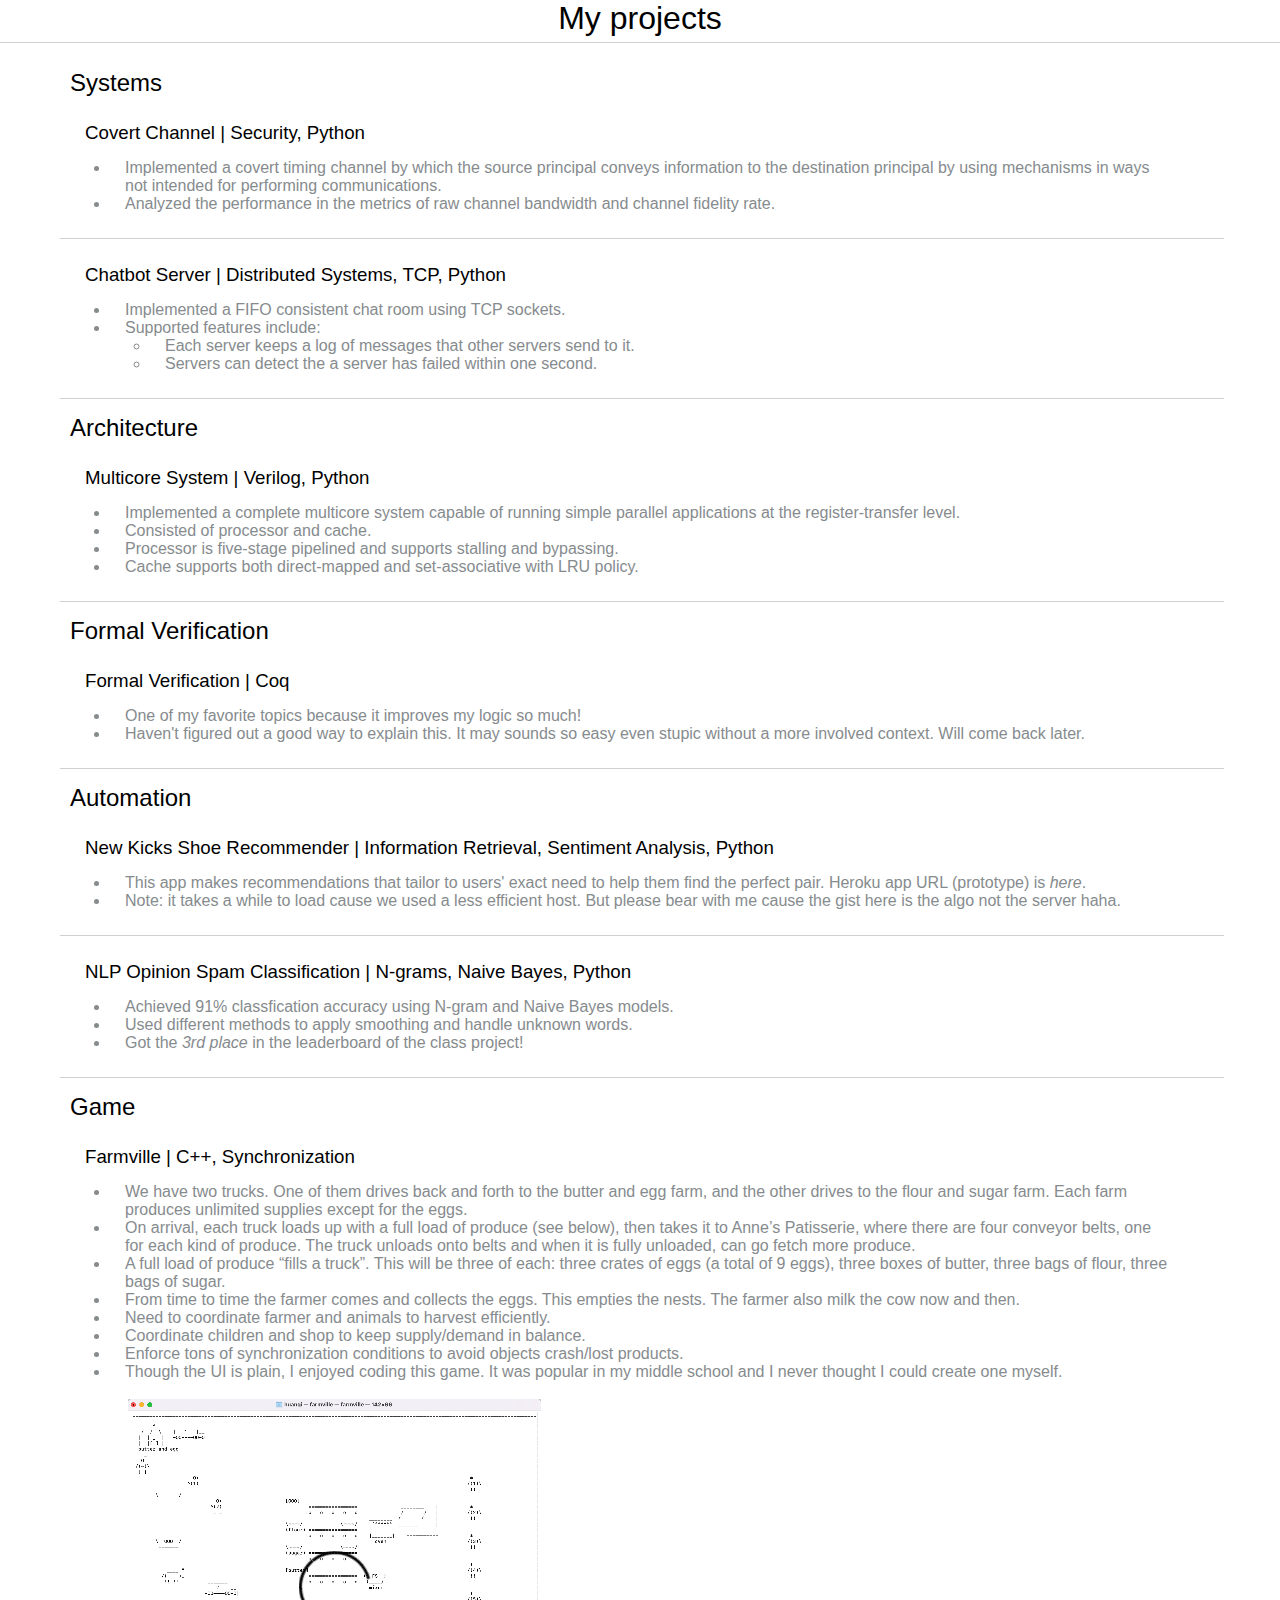
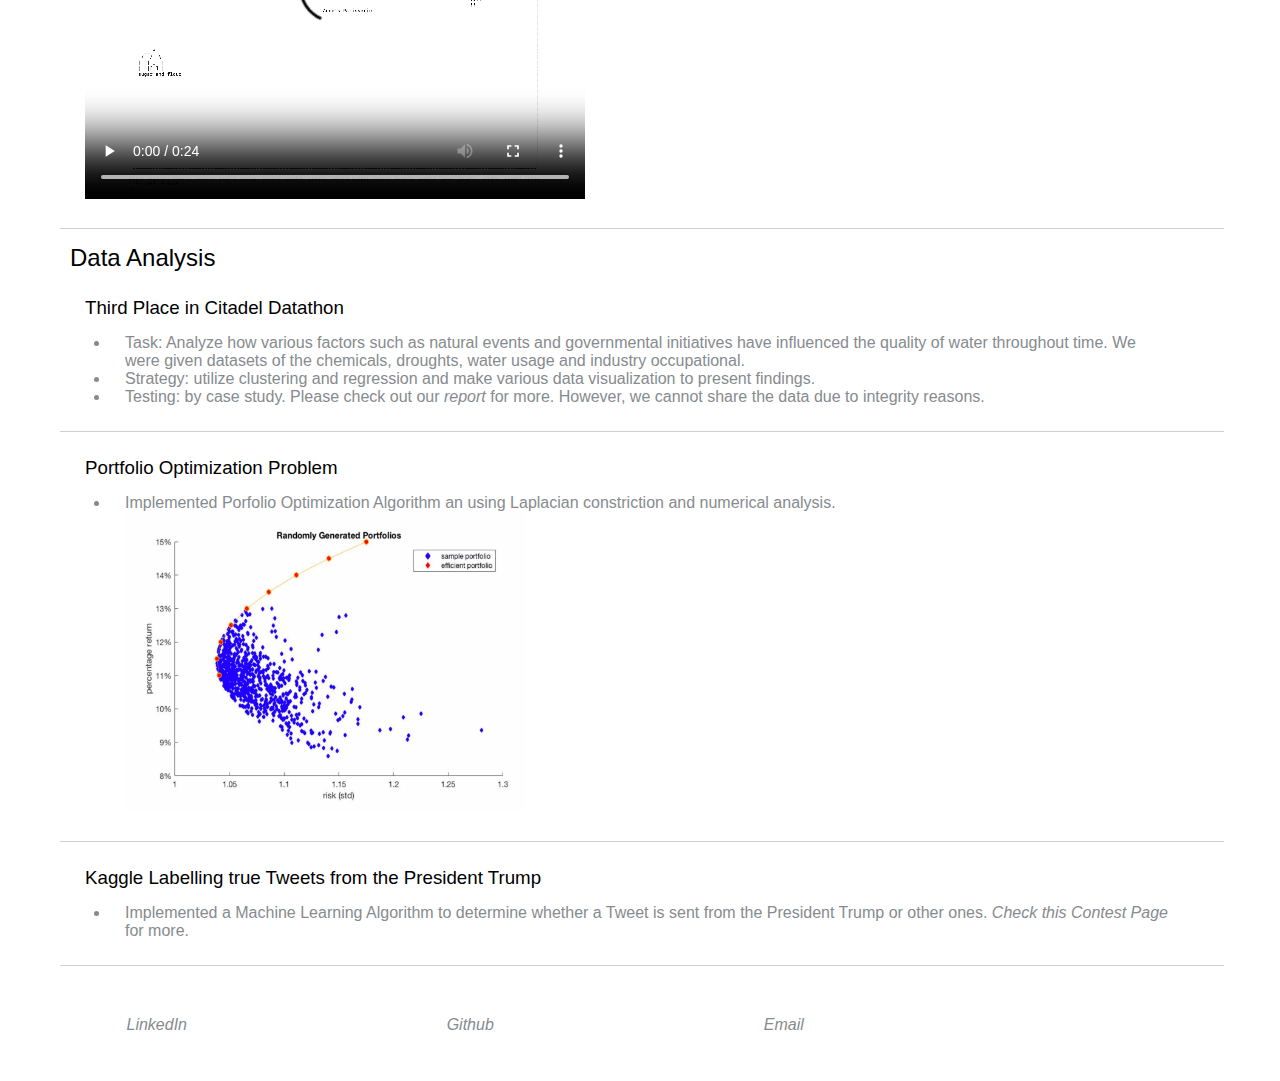
<file: projects.html>
<!DOCTYPE html>
<html lang="en">
    <head>
        <meta charset="UTF-8">
        <title> Projects </title>
        <link href="styles/v4.css" type="text/css" rel="stylesheet" />
        <link rel="stylesheet" href="https://pro.fontawesome.com/releases/v5.7.1/css/all.css" integrity="sha384-6jHF7Z3XI3fF4XZixAuSu0gGKrXwoX/w3uFPxC56OtjChio7wtTGJWRW53Nhx6Ev" crossorigin="anonymous">
    </head>
    <body>
        <h1> My projects </h1>

    <div id="sidebar">
        <div class="toggle-btn" onclick="openNav()">
            <i class="fas fa-bars"></i>
        </div>

        <ul>
            <!-- <li><a href="javascript:void(0)" class="closebtn" onclick="closeNav()">×</a></li> -->
            <li><a href="index.html">Home</a></li>
            <li><a href="#systems">Systems</a></li>
            <li><a href="#architecture">Architecture</a></li>
            <li><a href="#formalverification">Formal Verification</a></li>
            <li><a href="#automation">Automation</a></li>
            <li><a href="#game">Game</a></li>
            <li><a href="#others">Others</a></li>
        </ul>
    </div>
<br/>
<br/>
<br/>
    <div id="projects">
        <h2><a name="systems">Systems</a></h2>

        <div class="project">
            <h3 id='Covert Channel'><a name='Covert Channel'> Covert Channel | Security, Python </a></h3>
            <ul>
                <li> Implemented a covert timing channel by which the source principal conveys information to the destination principal by using mechanisms in ways not intended for performing communications. </li>
                <li> Analyzed the performance in the metrics of raw channel bandwidth and channel fidelity rate. </li>
            </ul>
        </div>

        <div class="project">
            <h3 id="DS"><a name="DS"> Chatbot Server | Distributed Systems, TCP, Python </a></h3>
            <ul>
                <li> Implemented a FIFO consistent chat room using TCP sockets. </li>
                <li> Supported features include: 
                    <ul> 
                        <li> Each server keeps a log of messages that other servers send to it. </li>
                        <li> Servers can detect the a server has failed within one second. </li>
                    </ul> 
                </li>
            </ul>
        </div>

        <h2><a name="architecture">Architecture</a></h2>
        
        <div class="project">
            <h3 id="archi"><a name="archi"> Multicore System | Verilog, Python </a></h3>
            <ul>
                <li> Implemented a complete multicore system capable of running simple parallel applications at the register-transfer level. </li>
                <li> Consisted of processor and cache. </li>
                <li> Processor is five-stage pipelined and supports stalling and bypassing. </li>
                <li> Cache supports both direct-mapped and set-associative with LRU policy. </li>
            </ul>
        </div>

        <h2><a name="formalverification">Formal Verification</a></h2>

        <div class="project">
            <h3 id='formal verification'><a name = 'formal verification'> Formal Verification | Coq </a></h3>
            <ul>
                <li> One of my favorite topics because it improves my logic so much! </li>
                <li> Haven't figured out a good way to explain this. It may sounds so easy even stupic without a more involved context. Will come back later. </li>
            </ul>
        </div>

        <h2><a name="automation">Automation</a></h2>

        <div class="project">
            <h3 id="NLP"><a name="NLP"> New Kicks Shoe Recommender | Information Retrieval, Sentiment Analysis, Python </a></h3>
            <ul>
                <li> 
                    This app makes recommendations that tailor to users' exact need to help them find the perfect pair. Heroku app URL (prototype) is <a href=https://new-kicks-recommend-v3.herokuapp.com target="_blank">here</a>.
                <li> Note: it takes a while to load cause we used a less efficient host. But please bear with me cause the gist here is the algo not the server haha.
            </ul>
        </div>

        <div class="project">
            <h3 id="NLP"><a name="NLP"> NLP Opinion Spam Classification | N-grams, Naive Bayes, Python </a></h3>
            <ul>
                <li> Achieved 91% classfication accuracy using N-gram and Naive Bayes models.
                <li> Used different methods to apply smoothing and handle unknown words.
                <li> Got the <a href=https://www.kaggle.com/c/cs4740fall2019p1nb/leaderboard target="_blank">3rd place</a> in the leaderboard of the class project!
            </ul>
        </div>

        <h2><a name="game">Game</a></h2>

        <div class="project">
            <h3 id="Farmville"><a name = 'Farmville'> Farmville | C++, Synchronization </a></h3>
            <ul>
                <li> We have two trucks. One of them drives back and forth to the butter and egg farm, and the other drives to the flour and sugar farm. Each farm produces unlimited supplies except for the eggs. </li>
                <li> On arrival, each truck loads up with a full load of produce (see below), then takes it to Anne’s Patisserie, where there are four conveyor belts, one for each kind of produce. The truck unloads onto belts and when it is fully unloaded, can go fetch more produce. </li>
                <li> A full load of produce “fills a truck”. This will be three of each: three crates of eggs (a total of 9 eggs), three boxes of butter, three bags of flour, three bags of sugar. </li>
                <li> From time to time the farmer comes and collects the eggs. This empties the nests. The farmer also milk the cow now and then. </li>
                <li> Need to coordinate farmer and animals to harvest efficiently. </li>
                <li> Coordinate children and shop to keep supply/demand in balance. </li>
                <li> Enforce tons of synchronization conditions to avoid objects crash/lost products. </li>
                <li> Though the UI is plain, I enjoyed coding this game. It was popular in my middle school and I never thought I could create one myself. </li>
            </ul>
            <br>
            <video width="500" height="400" controls>
                <source src="images/farmville.mp4" type="video/mp4">
              Your browser does not support the video tag.
            </video>
        </div>

        <h2><a name="data analysis"> Data Analysis </a></h2>

        <div class="project">
            <h3> Third Place in Citadel Datathon </h3>
            <ul>
                <li> Task: Analyze how various factors such as natural events
                    and governmental initiatives have influenced the quality of
                    water throughout time. We were given datasets of the
                    chemicals, droughts, water usage and industry occupational. </li>
                <li> Strategy: utilize clustering and regression and make various
                    data visualization to present findings. </li>
                <li> Testing: by case study. Please check out our <a href="https://drive.google.com/file/d/1ih6clikA57swrBGLFqMugsECMFfYOTFu/view?usp=sharing" target="_blank">report</a>
                    for more. However, we cannot share the data due to integrity reasons. </li>
            </ul>
        </div>

        <div class="project">
            <h3 id="Portfolio"><a name="Portfolio">Portfolio Optimization Problem</a></h3>
            <ul>
                <li> Implemented Porfolio Optimization Algorithm an using Laplacian
                constriction and numerical analysis.</p>
            <a href = "https://drive.google.com/file/d/12rWDabCIxkRTI2F9TssU_fuNvAYIbPl0/view?usp=sharing" target="_blank">
            <img src="images/Plot2.png" alt="Optimal Portforlio image" width = "400" height = "300"/> </li>
            </ul>
        </div>

        <div class="project">
            <h3 id="Trump"><a name="Trump">Kaggle Labelling true Tweets from
                the President Trump</a></h3>
            <ul>
                <li> Implemented a Machine Learning Algorithm to determine whether a
            Tweet is sent from the President Trump or other ones.
            <a href="https://www.kaggle.com/c/c4780fa2018" target="_blank">
                Check this Contest Page</a> for more. </li>
            </ul>
        </div>

        <footer>
          <div id="footer-wrapper">
          <div id="footer-content">
          <div class="column"> <a href="https://www.linkedin.com/in/joy-qi-345913110/" target="_blank"><i class="fab fa-linkedin"></i> LinkedIn </a> </div>
          <div class="column"> <a href="https://github.com/joyhuan" target="_blank"><i class="fab fa-github"></i> Github</a> </div>
          <div class="column"> <a href="mailto:hq38@cornell.edu"><i class="far fa-envelope"></i> Email </a>  </div>
          </div>
          </div>
        </footer>
        <!-- <div class = "project">
            <h2 id = 'BlackFriday'><a name = 'BlackFriday'>Kaggle Black Friday Purchase Data Analysis | XGBoost, Python </a></h2>
            <p> Got 87% accuracy. <a href="https://www.kaggle.com/mehdidag/black-friday/" target="_blank"> Check the Contest Page </a>  </p>
        </div> -->
    </div>

    <script>
    function openNav() {
      document.getElementById("sidebar").classList.toggle('active');
      document.getElementById("projects").classList.toggle('active');
    }

    // function closeNav() {
    //     document.getElementById("sidebar").classList.toggle('deactive');
    //   // document.getElementById("sidebar").style.width = "0";
    //   // document.getElementById("projects").style.marginLeft= "0";
    // }

    </script>
</body>
</html>
</file>
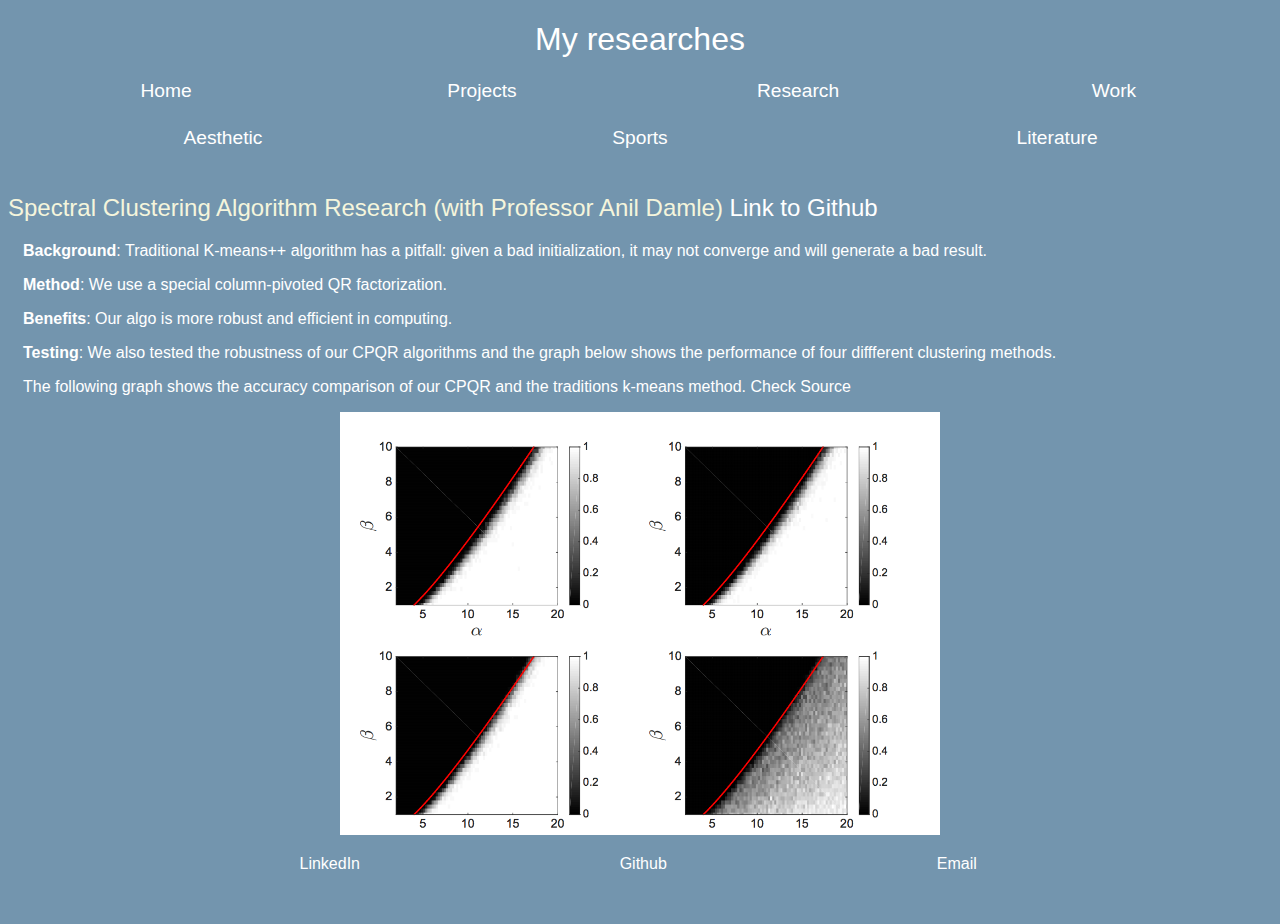
<file: researches.html>
<!DOCTYPE html>
<html lang="en">
    <head>
        <meta charset="UTF-8">
        <title> Researches </title>
        <link href="styles/v2.css" type="text/css" rel="stylesheet" />
        <link rel="stylesheet" href="https://pro.fontawesome.com/releases/v5.7.1/css/all.css" integrity="sha384-6jHF7Z3XI3fF4XZixAuSu0gGKrXwoX/w3uFPxC56OtjChio7wtTGJWRW53Nhx6Ev" crossorigin="anonymous">
    </head>
    
    <body>
        <h1> My researches </h1>
        <div class="row">
          <div class="column1"><i class="fas fa-home"></i> <a href="index.html">Home</a></div>
          <div class="column1"> <i class="far fa-laptop-code"></i> <a href="projects.html"> Projects</a> </div>
          <div class="column1"> <i class="far fa-search-minus"></i> <a href="researches.html"> Research</a> </div>
          <div class="column1"> <i class="far fa-briefcase"></i> <a href="work.html"> Work</a> </div>
        </div>

        <div class="row">
          <div class="column"> <a href="aesthetic.html"><i class="far fa-palette"></i> Aesthetic </a> </div>
          <div class="column"> <a href="sports.html"><i class="fas fa-shuttlecock"></i> Sports </a> </div>
          <div class="column"> <a href="literature.html"><i class="far fa-books"></i> Literature </a>  </div>
        </div>

        <h2>Spectral Clustering Algorithm Research (with Professor Anil Damle)
            <a href="https://github.com/asdamle/QR-spectral-clustering"
            target="_blank">Link to Github</a> </h2>
        <p> <strong>Background</strong>: Traditional K-means++ algorithm has a
            pitfall: given a bad initialization, it may not converge and will
            generate a bad result. </p>

        <p> <strong>Method</strong>: We use a special column-pivoted QR factorization. </p>

        <p><strong>Benefits</strong>: Our algo is more robust and efficient in computing. </p>

        <p> <strong>Testing</strong>: We also tested the robustness of our CPQR
            algorithms and the graph below shows the performance of four
            diffferent clustering methods.</p>

        <p> The following graph shows the accuracy comparison of our CPQR and
            the traditions k-means method.
          <a href="https://arxiv.org/abs/1609.08251">Check Source</a>
        </p>

         <div class = "images">
            <!-- Image Source: https://arxiv.org/abs/1609.08251/ -->
            <img src="images/CPQR.png" alt="CPQR results" width = "600" height = "450"/>
        </div>
        <br/>
        <br/>
        <br/>
        <footer>
          <div id="footer-wrapper">
          <div id="footer-content">
          <div class="column"> <a href="https://www.linkedin.com/in/joy-qi-345913110/" target="_blank"><i class="fab fa-linkedin"></i> LinkedIn </a> </div>
          <div class="column"> <a href="https://github.com/joyhuan" target="_blank"><i class="fab fa-github"></i>Github</a> </div>
          <div class="column"> <a href="mailto:hq38@cornell.edu"><i class="far fa-envelope"></i> Email </a> </div>
          </div>
          </div>
        </footer>

    </body>
</html>
</file>
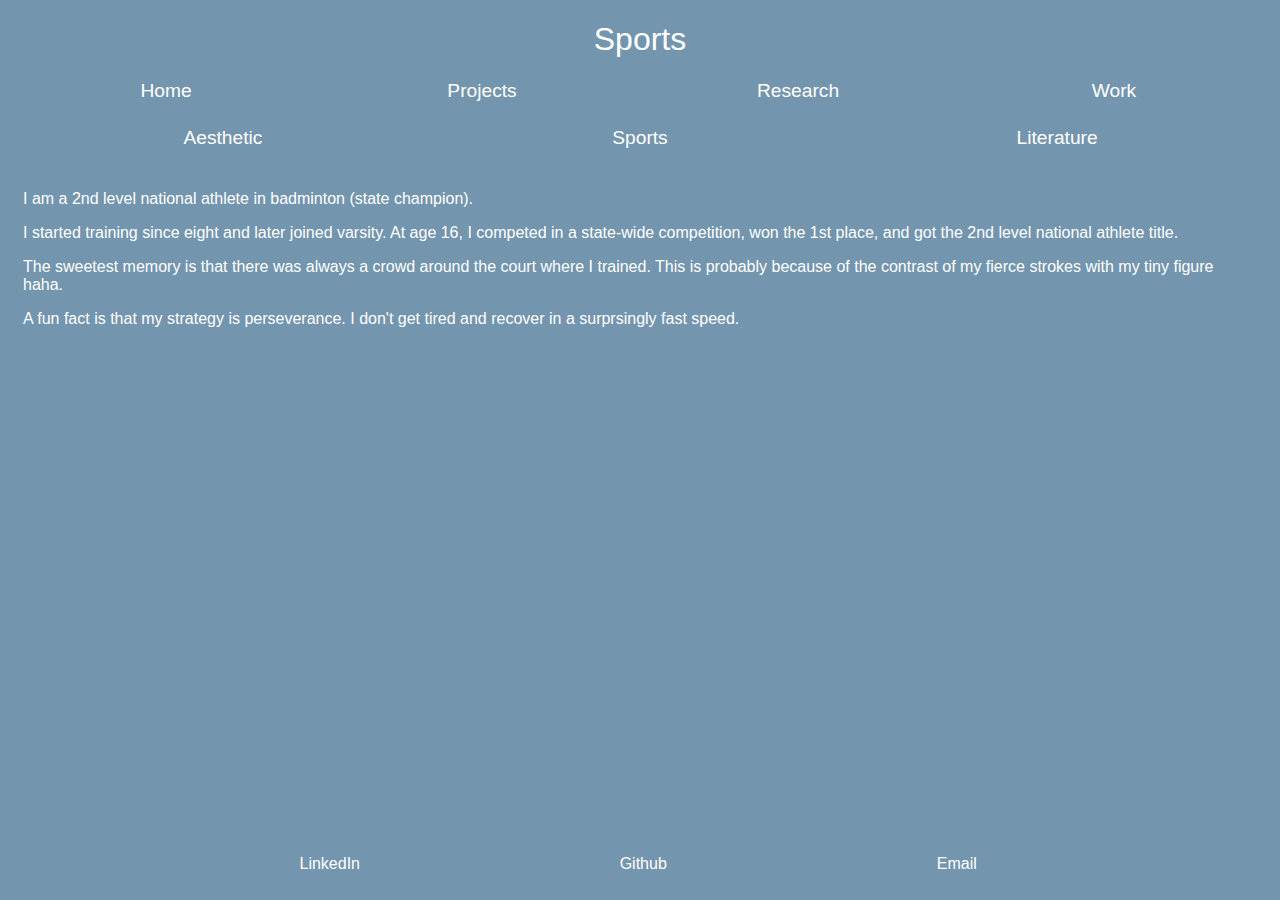
<file: sports.html>
<!DOCTYPE html>
<html lang="en">
    <head>
        <meta charset="UTF-8">
        <title> Sports </title>
        <link href="styles/v2.css" type="text/css" rel="stylesheet" />
        <link rel="stylesheet" href="https://pro.fontawesome.com/releases/v5.7.1/css/all.css" integrity="sha384-6jHF7Z3XI3fF4XZixAuSu0gGKrXwoX/w3uFPxC56OtjChio7wtTGJWRW53Nhx6Ev" crossorigin="anonymous">
    </head>

    <body>
      <h1>Sports</h1>
      <div class="row">
        <div class="column1"><i class="fas fa-home"></i> <a href="index.html"> Home </a></div>
        <div class="column1"> <i class="far fa-laptop-code"></i> <a href="projects.html"> Projects </a> </div>
        <div class="column1"> <i class="far fa-search-minus"></i> <a href="researches.html"> Research </a> </div>
        <div class="column1"> <i class="far fa-briefcase"></i> <a href="work.html"> Work </a> </div>
      </div>

      <div class="row">
        <div class="column"> <a href="aesthetic.html"><i class="far fa-palette"></i> Aesthetic </a> </div>
        <div class="column"> <a href="sports.html"><i class="fas fa-shuttlecock"></i> Sports </a> </div>
        <div class="column"> <a href="literature.html"><i class="far fa-books"></i> Literature </a>  </div>
      </div>

      <p> I am a 2nd level national athlete in badminton (state champion). </p>
      <p> I started training since eight and later joined varsity. At age 16, I competed in a state-wide competition, won the 1st place, and got the 2nd level national athlete title. </p>
      <p> The sweetest memory is that there was always a crowd around the court where I trained. This is probably because of the contrast of my fierce strokes with my tiny figure haha.  </p>
      <p> A fun fact is that my strategy is perseverance. I don't get tired and recover in a surprsingly fast speed. </p>

      <footer>
        <div id="footer-wrapper">
        <div id="footer-content">
        <div class="column"> <a href="https://www.linkedin.com/in/joy-qi-345913110/" target="_blank"><i class="fab fa-linkedin"></i> LinkedIn </a> </div>
        <div class="column"> <a href="https://github.com/joyhuan" target="_blank"><i class="fab fa-github"></i> Github</a> </div>
        <div class="column"> <a href="mailto:hq38@cornell.edu"><i class="far fa-envelope"></i> Email </a>  </div>
        </div>
        </div>
      </footer>
    </body>
</html>
</file>
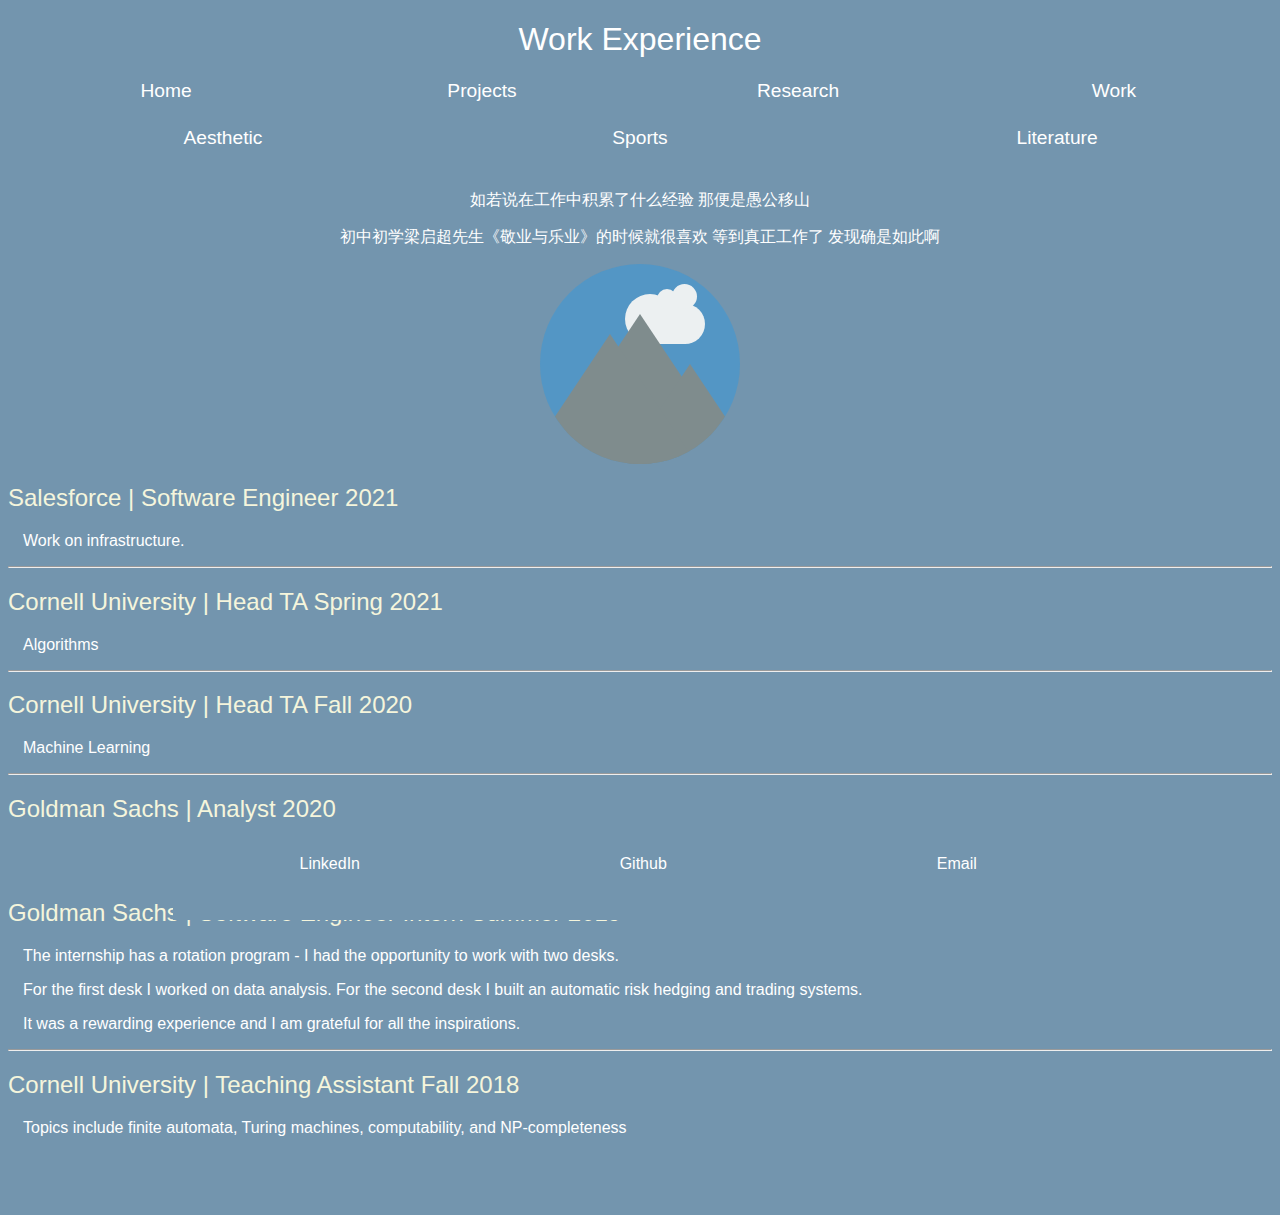
<file: work.html>
<!DOCTYPE html>
<html lang="en">
    <head>
        <meta charset="UTF-8">
        <title>My work experience</title>
        <link href="styles/v2.css" type="text/css" rel="stylesheet" />
        <link rel="stylesheet" href="https://pro.fontawesome.com/releases/v5.7.1/css/all.css" integrity="sha384-6jHF7Z3XI3fF4XZixAuSu0gGKrXwoX/w3uFPxC56OtjChio7wtTGJWRW53Nhx6Ev" crossorigin="anonymous">
    </head>
    <body>
        <h1>Work Experience</h1>
        <div class="row">
          <div class="column1"><i class="fas fa-home"></i> <a href="index.html">Home</a></div>
          <div class="column1"> <i class="far fa-laptop-code"></i> <a href="projects.html">Projects</a> </div>
          <div class="column1"> <i class="far fa-search-minus"></i> <a href="researches.html">Research</a> </div>
          <div class="column1"> <i class="far fa-briefcase"></i> <a href="work.html">Work</a> </div>
        </div>

        <div class="row">
          <div class="column"> <a href="aesthetic.html"><i class="far fa-palette"></i>Aesthetic</a> </div>
          <div class="column"> <a href="sports.html"><i class="fas fa-shuttlecock"></i>Sports</a> </div>
          <div class="column"> <a href="literature.html"><i class="far fa-books"></i>Literature</a> </div>
        </div>
        <p class="workLesson">如若说在工作中积累了什么经验 那便是愚公移山</p>
        <p class="workLesson">初中初学梁启超先生《敬业与乐业》的时候就很喜欢 等到真正工作了 发现确是如此啊</p>
        <!-- Thanks Peter Feakes for the mountain climbing animation!
         https://codepen.io/kojtr/pen/vxWMjd -->
        <div class="wrapper">
          <div class="cloud"></div>
          <div class="cloud2"></div>
          <div class="mountain"></div>
          <div class="dash dash1"></div>
          <div class="dash dash2"></div>
          <div class="dash dash3"></div>
          <div class="dash dash4"></div>
          <div class="dash dash5"></div>
          <div class="dash dash6"></div>
          <div class="dash dash7"></div>
          <div class="dash dash8"></div>
          <div class="dash dash9"></div>
          <div class="dash dash10"></div>
          <div class="flag"></div>
        </div>
        
        <h2> Salesforce | Software Engineer 2021 </h2>
        <p> Work on infrastructure. </p>
        <hr />

        <h2> Cornell University | Head TA Spring 2021 </h2>
        <p> Algorithms </p>
        <hr />

        <h2> Cornell University | Head TA Fall 2020 </h2>
        <p> Machine Learning </p>
        <hr />

        <h2> Goldman Sachs | Analyst 2020 </h2>
        <p> Work on infrastructure. </p>
        <hr />

        <h2> Goldman Sachs | Software Engineer Intern Summer 2019 </h2>
        <p> The internship has a rotation program - I had the opportunity to work
            with two desks. </p>
        <p> For the first desk I worked on data analysis. For the second desk I
            built an automatic risk hedging and trading systems. </p>
        <p> It was a rewarding experience and I am grateful for all the
            inspirations. </p>
        <hr />

        <h2> Cornell University | Teaching Assistant Fall 2018 </h2>
        <p> Topics include finite automata, Turing machines, computability, and NP-completeness</p>
        <br>
        <br>
        <br>
        <!-- TODO: Not ideal fix but call it end of today  -->

        <footer>
          <div id="footer-wrapper">
          <div id="footer-content">
          <div class="column"> <a href="https://www.linkedin.com/in/joy-qi-345913110/" target="_blank"><i class="fab fa-linkedin"></i> LinkedIn </a> </div>
          <div class="column"> <a href="https://github.com/joyhuan" target="_blank"><i class="fab fa-github"></i> Github</a> </div>
          <div class="column"> <a href="mailto:hq38@cornell.edu"><i class="far fa-envelope"></i> Email </a>  </div>
          </div>
          </div>
        </footer>
    </body>
</html>
</file>
<file: styles/v1.css>
body {
  color: white;
  background-color: #D4A59A;
  font-family: Roboto,"Helvetica Neue",sans-serif;
  font-weight: lighter;
}

h1 {
  font-weight: 200;
  text-align: center;
  color: white;
  background-color: inherit;
  font-family: Roboto,"Helvetica Neue",sans-serif;
}

h2 {
  text-decoration: blink;
  color: white;
  background-color: inherit;
  font-family: Roboto,"Helvetica Neue",sans-serif;
}

p {
  text-align: justify;
  color: white;
  background-color: inherit;
  font-family: Roboto,"Helvetica Neue",sans-serif;
}

p q{
    background-color: inherit;
    color:white;
}

nav ul {
  margin: 5px;
  padding: 0px;
}

nav li {
  display: inline-block;
  padding: 5px 10px;
  /* border: 3px white dashed; */
  margin: 1px 6px;
}

nav li a {
  text-decoration: none;
}

footer {
    width: 100%;
    flex-shrink: 0;
    text-align: center;
    display: flex;
    padding-top: 10px;
    padding-bottom: 0px;
    bottom: 0%;
}

footer a:link {
  color: white;
  text-decoration: none;
}

footer a:visited {
  color: white;
}

.main{
    padding-top: 30px;
    padding-bottom: 100px;
    line-height: 1.8;
}

.profile{
    float: left;
    width: 50%;
}

.has-icon {
    font-size: 120%;
    text-align: center;
    display: flex;
    align-items: center;
    justify-content: center;
}

.row {
    font-size: 120%;
    text-align: center;
    display: flex;
    align-items: center;
    justify-content: center;
}

.images {
  display: flex;
  flex-direction: row;
  flex-wrap: wrap;
  text-align: center;
  justify-content: center;
  border-radius: 50%;
}

.column {
    float: left;
    width: 33%;
    padding-bottom: 25px;
}

/* Clear floats after the columns */
.row:after {
      content: "";
      display: table;
      clear: both;
}

a:link {
  color: white;
  text-decoration: none;
}

a:visited {
  color: white;
}
</file>
<file: styles/v2.css>
body {
  color: white;
  background-color: #7395AE;
  font-family: Roboto,"Helvetica Neue",sans-serif;
  font-weight: normal;
}

.aesthetic {
    background-color: #C38D9E;
}

h1 {
  font-weight: 200;
  text-align: center;
  color: white;
  background-color: inherit;
  font-family: Roboto,"Helvetica Neue",sans-serif;
}

h2 {
  text-decoration: blink;
  color: beige;
  background-color: inherit;
  font-family: Roboto,"Helvetica Neue",sans-serif;
  font-weight: normal;
}

p {
  padding-left: 15px;
  padding-right: 15px;
  text-align: left;
  color: white;
  background-color: inherit;
  font-family: Roboto,"Helvetica Neue",sans-serif;
}

li {
  padding-left: 15px;
  padding-right: 15px;
  text-align: left;
  color: white;
  background-color:inherit;
  font-family: Roboto,"Helvetica Neue",sans-serif;
}

li a {
    background-color:inherit;
    color: white;
    font-style: italic;
}

li q {
    background-color: inherit;
    color:white;
    font-size: 20px;
}

p q{
    background-color: inherit;
    color:white;
}

#aesthetic-footer-wrapper {
    height: 65px;
    margin: 0 auto;
    color: inherit;
    background-color: #C38D9E;
    position: fixed;
    bottom: 0;
    width: 100%;
}

#aesthetic-footer-content
{
    height:65px;
    max-height:120px;
    position:relative;
    width:100%;
    max-width:950px;
    margin: auto;
    margin-top: 20px;
    color: inherit;
    background-color: #C38D9E;
}
/* TODO: Not ideal fix but call it end of today */

#footer-wrapper {
    height: 65px;
    margin: 0 auto;
    color: inherit;
    background-color: #7395AE;
    position: fixed;
    bottom: 0;
    width: 100%;
}

#footer-content
{
    height:65px;
    max-height:120px;
    position:relative;
    width:100%;
    max-width:950px;
    margin: auto;
    margin-top: 20px;
    color: inherit;
    background-color: #7395AE;
}

footer {
    /* margin-top: 20px; */
    width: 100%;
    flex-shrink: 0;
    text-align: center;
    display: flex;
    bottom: 0;
    /* position: absolute; */
}

a:link {
  background-color: inherit;
  color: white;
  text-decoration: none;
}

a:visited {
  background-color: inherit;
  color: white;
}

.main{
    padding-top: 30px;
    padding-bottom: 70px;
    line-height: 1.8;
}

.profile{
    float: left;
    width: 50%;
}

.has-icon {
    font-size: 120%;
    text-align: center;
    display: flex;
    align-items: center;
    justify-content: center;
}

.row {
    font-size: 120%;
    text-align: center;
    display: flex;
    align-items: center;
    justify-content: center;
}

.images {
  display: flex;
  flex-direction: row;
  flex-wrap: wrap;
  text-align: center;
  justify-content: center;
  border-radius: 50%;
}

.column {
    float: left;
    width: 33%;
    padding-bottom: 25px;
}

.column1 {
    float: left;
    width: 25%;
    padding-bottom: 25px;
}

.workLesson {
    text-align: center;
}

/* Clear floats after the columns */
.row:after {
    content: "";
    display: table;
    clear: both;
}

.projects {
    font-size: 120%;
    text-align: center;
    display: inline-block;
    align-items: center;
    justify-content: center;
}

.project {
    float: left;
    width: 45%;
    height: 560px;
    border: 1px dotted white;
    margin: 15px;
    padding: 5px;
}

.img {
    max-width: 100%;
    max-height: 100%;
    width: auto;
    height: auto;
}
/* Thanks Peter Feakes for the mountain climbing animation!
https://codepen.io/kojtr/pen/vxWMjd  */
.wrapper {
    width: 200px;
    height: 200px;
    border-radius: 50%;
    position: relative;
    margin: 0 auto;
    overflow: hidden;
  background: rgba(52, 152, 219,0.5);
  z-index: 10;
}
.wrapper div, .wrapper div::after, .wrapper div::before {
  position: absolute;
}
.mountain {
  width: 0;
	height: 0;
	border-left: 100px solid transparent;
	border-right: 100px solid transparent;
	border-bottom: 150px solid #7f8c8d;
  bottom: 0;
  left: 0;
}
.mountain::after {
  width: 0;
	height: 0;
	border-left: 100px solid transparent;
	border-right: 100px solid transparent;
	border-bottom: 150px solid #7f8c8d;
  bottom: -170px;
  left: -130px;
  content: "";
}
.mountain::before {
  width: 0;
	height: 0;
	border-left: 100px solid transparent;
	border-right: 100px solid transparent;
	border-bottom: 150px solid #7f8c8d;
  bottom: -200px;
  left: -50px;
  content: "";
}
.cloud {
  width: 36px;
  height: 30px;
  top: 50px;
  left: 110px;
  background: #ecf0f1;
  animation: cloud 20s linear infinite;
}
.cloud::before {
  width: 50px;
  height: 50px;
  background: #ecf0f1;
  content: "";
  border-radius: 50%;
  bottom: 0;
  left: -25px;
}
.cloud::after {
  width: 40px;
  height: 40px;
  background: #ecf0f1;
  content: "";
  border-radius: 50%;
  bottom: 0;
  left: 15px;
}

@keyframes cloud {
  0% { transform: translateX(-200px);}
  100% { transform: translateX(200px);}
}

.cloud2 {
  width: 18px;
  height: 15px;
  top: 30px;
  left: 125px;
  background: #ecf0f1;
  animation: cloud2 40s linear infinite;
}
.cloud2::before {
  width: 25px;
  height: 25px;
  background: #ecf0f1;
  content: "";
  border-radius: 50%;
  bottom: 0;
  left: 7px;
}
.cloud2::after {
  width: 20px;
  height: 20px;
  background: #ecf0f1;
  content: "";
  border-radius: 50%;
  bottom: 0;
  left: -8px;
}

@keyframes cloud2 {
  0% { transform: translateX(-300px);}
  100% { transform: translateX(300px);}
}

.flag {
  width: 4px;
  height: 0;
  background: #9E6D4D;
  top: 54px;
  left: calc(50% - 2px);
  animation: pole 10s linear infinite;
}
@keyframes pole {
  0% { height: 0; top: 54px; }
  20% { height: 0; top: 54px; }
  30% { height: 30px; top: 24px; }
  70% { height: 30px; top: 24px; }
  80% { height: 0; top: 54px; }
}
.flag::after {
  content: "";
  height: 0;
  width: 0;
  left: 8px;
  top: 0px;
  border-top: 8px solid #e74c3c;
  border-bottom: 8px solid #e74c3c;
	border-right: 0px solid transparent;
	border-left: 0px solid transparent;
  animation: tip 10s linear infinite;
}
@keyframes tip {
  31% { border-right: 0px solid transparent; left: 8px; }
  37% { border-right: 8px solid transparent; left: 14px; }
  58% { border-right: 8px solid transparent; left: 14px; }
  64% { border-right: 0px solid transparent; left: 8px; }
}
.flag::before {
  content: "";
  height: 16px;
  width: 0px;
  background: #e74c3c;
  top: 0;
  left: 4px;
  animation: flag 10s linear infinite;
}
@keyframes flag {
  30% { width: 0px; }
  35% { width: 10px; }
  60% { width: 10px; }
  65% { width: 0px; }
}
.dash {
  height: 10px;
  width: 3px;
  background: #c0392b;
  opacity: 0;
  animation: dash 10s linear infinite;
}
.dash1 {
  top: 60px;
  left: 100px;
  transform: rotate(-10deg);
  animation-delay: 1.8s;
}
.dash2 {
  top: 74px;
  left: 100px;
  transform: rotate(10deg);
  animation-delay: 1.6s;
}
.dash3 {
  top: 88px;
  left: 96px;
  transform: rotate(20deg);
  animation-delay: 1.4s;
}
.dash4 {
  top: 102px;
  left: 93px;
  transform: rotate(0deg);
  animation-delay: 1.2s;
}
.dash5 {
  top: 116px;
  left: 96px;
  transform: rotate(-20deg);
  animation-delay: 1s;
}
.dash6 {
  top: 130px;
  left: 102px;
  transform: rotate(-30deg);
  animation-delay: 0.8s;
}
.dash7 {
  top: 144px;
  left: 109px;
  transform: rotate(-20deg);
  animation-delay: 0.6s;
}
.dash8 {
  top: 158px;
  left: 112px;
  transform: rotate(-10deg);
  animation-delay: 0.4s;
}
.dash9 {
  top: 172px;
  left: 113px;
  transform: rotate(0deg);
  animation-delay: 0.2s;
}
.dash10 {
  top: 186px;
  left: 112px;
  transform: rotate(10deg);
  animation-delay: 0s;
}
@keyframes dash {
  0% { opacity: 0; }
  1% { opacity: 1; }
  50% { opacity: 1; }
  51% { opacity: 0; }
  100% { opacity: 0; }
}
</file>
<file: styles/v4.css>
body {
  background-color: white;
  color: black;
  font-family: Roboto,"Helvetica Neue",sans-serif;
  font-weight: normal;
}

h1 {
  font-weight: 400;
  position: fixed;
  top: 0;
  width: 100%;
  text-align: center;
  color: black;
  background-color: white;
  padding-bottom: 5px;
  border-bottom: 1px solid rgba(100,100,100,0.3);
}

h2 {
  padding-top: 15px;
  text-align: left;
  margin-left: 70px;
  text-decoration: blink;
  font-weight: normal;
}

h3 {
  text-decoration: blink;
  color: black;
  background-color: white;
  padding-bottom: 15px;
  font-weight: normal;
}

p {
  padding-left: 15px;
  padding-right: 15px;
  text-align: left;
  color: #868B8E;
  background-color: inherit;
  font-family: Roboto,"Helvetica Neue",sans-serif;
}

ol {
  padding-left: 25px;
  padding-right: 15px;
  text-align: left;
  color: #868B8E;
  background-color:inherit;
}

ul {
  padding-left: 25px;
  padding-right: 15px;
  text-align: left;
  color: #868B8E;
  background-color:inherit;
}

li {
  padding-left: 15px;
  padding-right: 15px;
  text-align: left;
  color: #868B8E;
  background-color:inherit;
  font-family: Roboto,"Helvetica Neue",sans-serif;
}

li q {
    background-color: inherit;
    color:black;
    font-size: 20px;
}

p q{
    background-color: inherit;
    color:black;
}

#footer-wrapper {
    height: 65px;
    margin: 0 auto;
    background-color: inherit;
    color: inherit;
    bottom: 0;
    width: 100%;
}

#footer-content
{
    height:65px;
    max-height:120px;
    width:100%;
    max-width:950px;
    /* margin: auto; */
    margin-top: 20px;
}

footer {
    margin-top: 20px;
    width: 100%;
    flex-shrink: 0;
    text-align: center;
    display: flex;
    padding-top: 10px;
    padding-bottom: 0px;
    bottom: 0%;
}

a:link {
  background-color: inherit;
  color: #868B8E;
  text-decoration: none;
  font-style: italic;
}

a:visited{
    background-color: inherit;
    color: #868B8E;
}

.main{
    padding-top: 30px;
    padding-bottom: 70px;
    line-height: 1.8;
}

.profile{
    float: left;
    width: 50%;
}

.has-icon {
    font-size: 120%;
    text-align: center;
    display: flex;
    align-items: center;
    justify-content: center;
}

.row {
    font-size: 120%;
    text-align: center;
    display: flex;
    align-items: center;
    justify-content: center;
}

.images {
  display: flex;
  flex-direction: row;
  flex-wrap: wrap;
  text-align: center;
  justify-content: center;
  border-radius: 50%;
}

.column {
    float: left;
    width: 33%;
    padding-bottom: 25px;
}

.column1 {
    float: left;
    width: 25%;
    padding-bottom: 25px;
}

/* Clear floats after the columns */
.row:after {
    content: "";
    display: table;
    clear: both;
}

.projects {
    font-size: 120%;
    text-align: center;
    display: inline-block;
    align-items: center;
    justify-content: center;
}

.project {
    /* float: left; */
    width: 87%;
    margin-left: 60px;
    padding: 25px;
    border-bottom: 1px solid rgba(100,100,100,0.3);
    left:-200px;
}

.project.active {
    left:0px;
}

.img {
    max-width: 100%;
    max-height: 100%;
    width: auto;
    height: auto;
}

* {
    margin:0px;
    padding:0px;
    font-family:sans-serif;
}

#projects {
    margin-left:0px;
    transition: all 500ms linear;
}


#projects.active {
    margin-left:200px;
}

#sidebar {
    position:fixed;
    width:200px;
    height:100%;
    background: #151719;
    left:-200px;
    transition: all 500ms linear;
}

#sidebar.active {
    left:0px;
}

#sidebar ul li {
    color:rgba(230, 230, 230, 0.9);
    list-style:none;
    padding:15px 10px;
    border-bottom: 1px solid rgba(100,100,100,0.3);
}

#sidebar .toggle-btn {
    position: absolute;
    left:230px;
    top:20px;
}

#sidebar .toggle-btn span {
    display: block;
    width: 30px;
    height: 5px;
    background: #151719;
    margin: 5px 0px;
}
</file>
